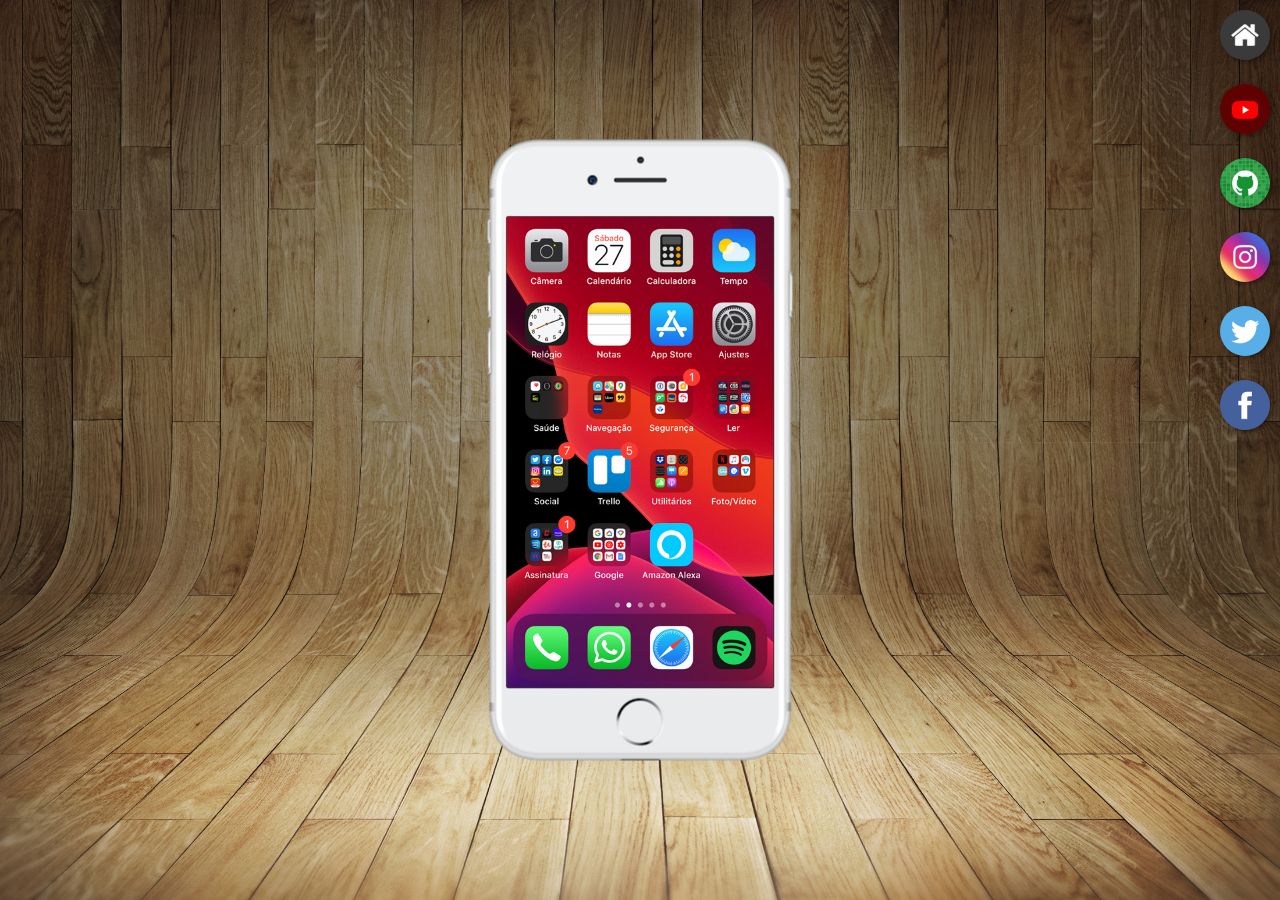
<file: index.html>
<!DOCTYPE html>
<html lang="pt-br">
<head>
    <meta charset="UTF-8">
    <meta http-equiv="X-UA-Compatible" content="IE=edge">
    <meta name="viewport" content="width=device-width, initial-scale=1.0">
    <link rel="shortcut icon" href="favicon.ico" type="image/x-icon">
    <link rel="stylesheet" href="estilos/style.css">
    <title>Projeto Redes Sociais</title>
</head>
<body>
    <main>
        <section id="telefone">
            <iframe src="home.html" name="tela" id="tela" frameborder="0">
                seu navegador não é compatível com isso.
            </iframe>
        </section>
        <section id="redes-sociais">
            <a href="home.html" target="tela"><img src="imagens/logo-home.jpg" alt="Home"></a>
            <a href="youtube.html" target="tela"><img src="imagens/logo-youtube.jpg" alt="YouTube"></a>
            <a href="github.html" target="tela"><img src="imagens/logo-github.jpg" alt="GitHub"></a>
            <a href="instagram.html" target="tela"><img src="imagens/logo-instagram.jpg" alt="Instagram"></a>
            <a href="twitter.html" target="tela"><img src="imagens/logo-twitter.jpg" alt="Twitter"></a>
            <a href="facebook.html" target="tela"><img src="imagens/logo-facebook.jpg" alt="Facebook"></a>
        </section>
    </main>
</body>
</html>
</file>
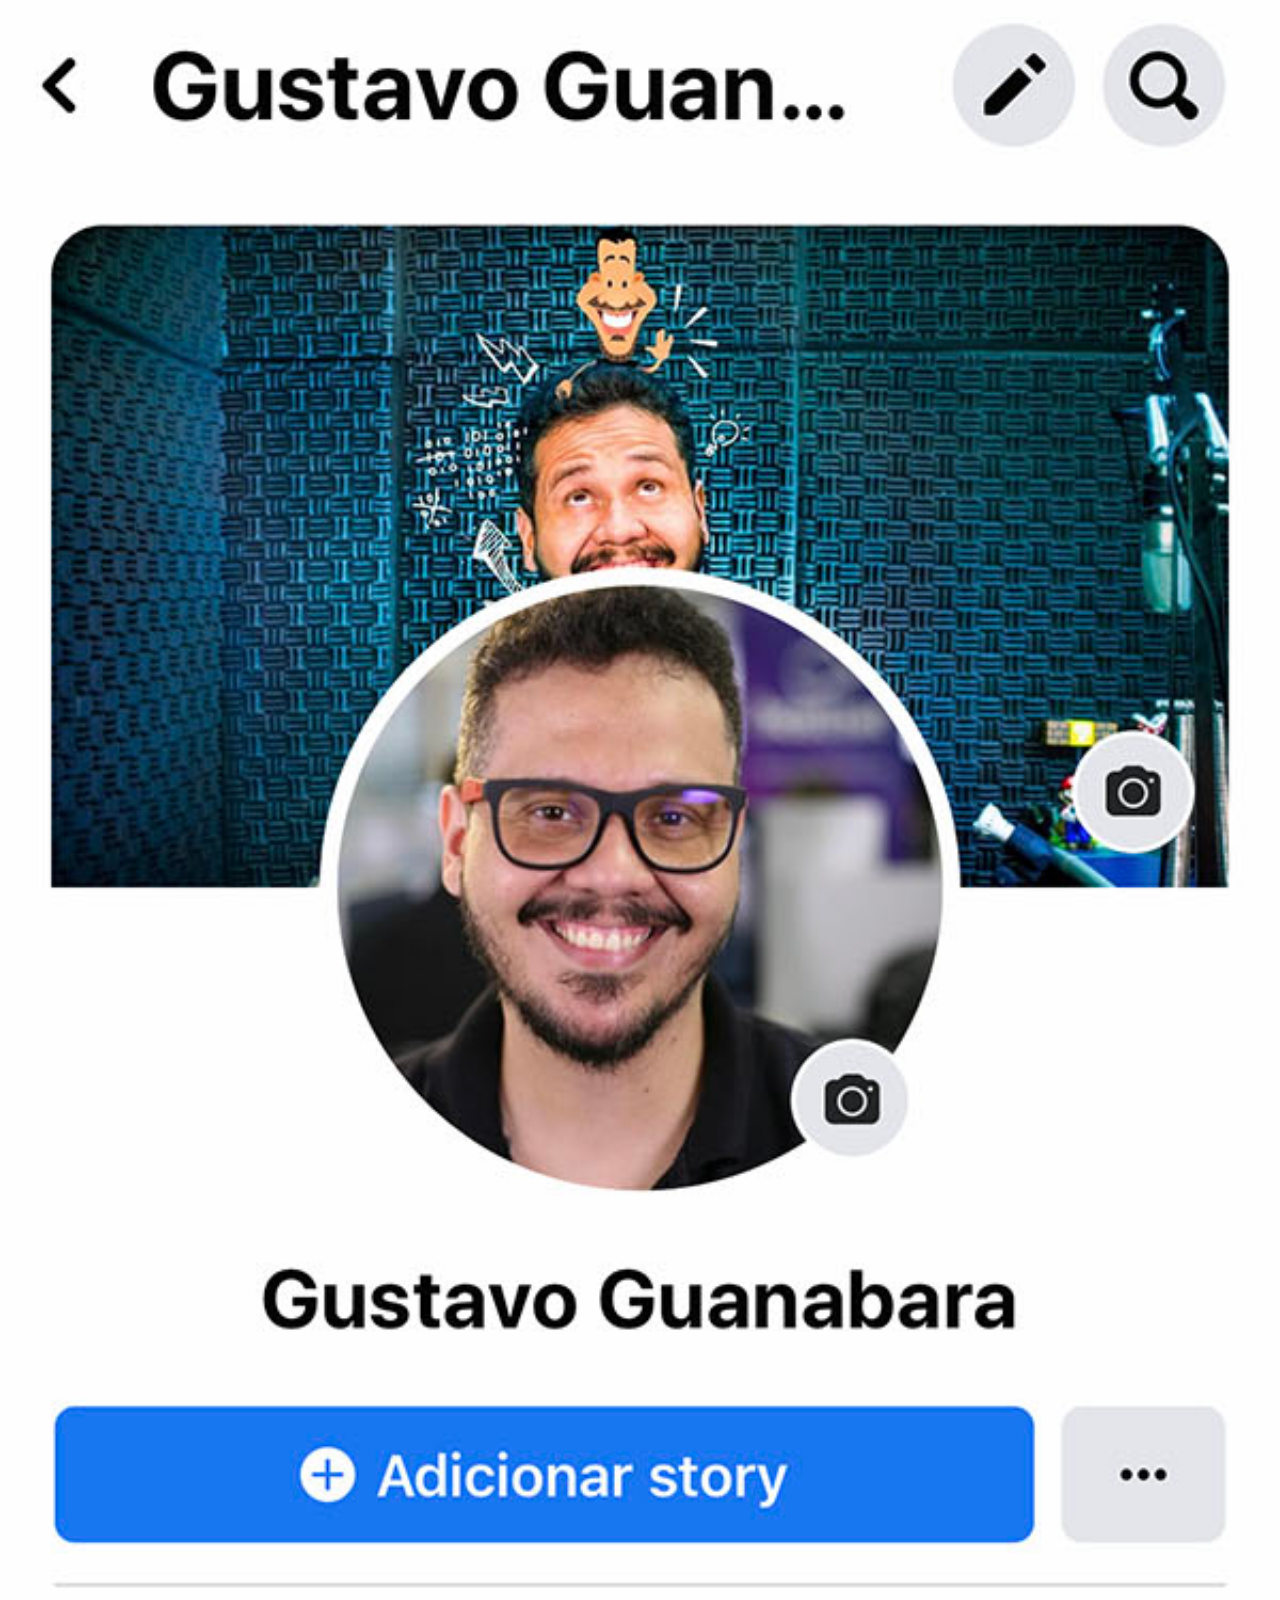
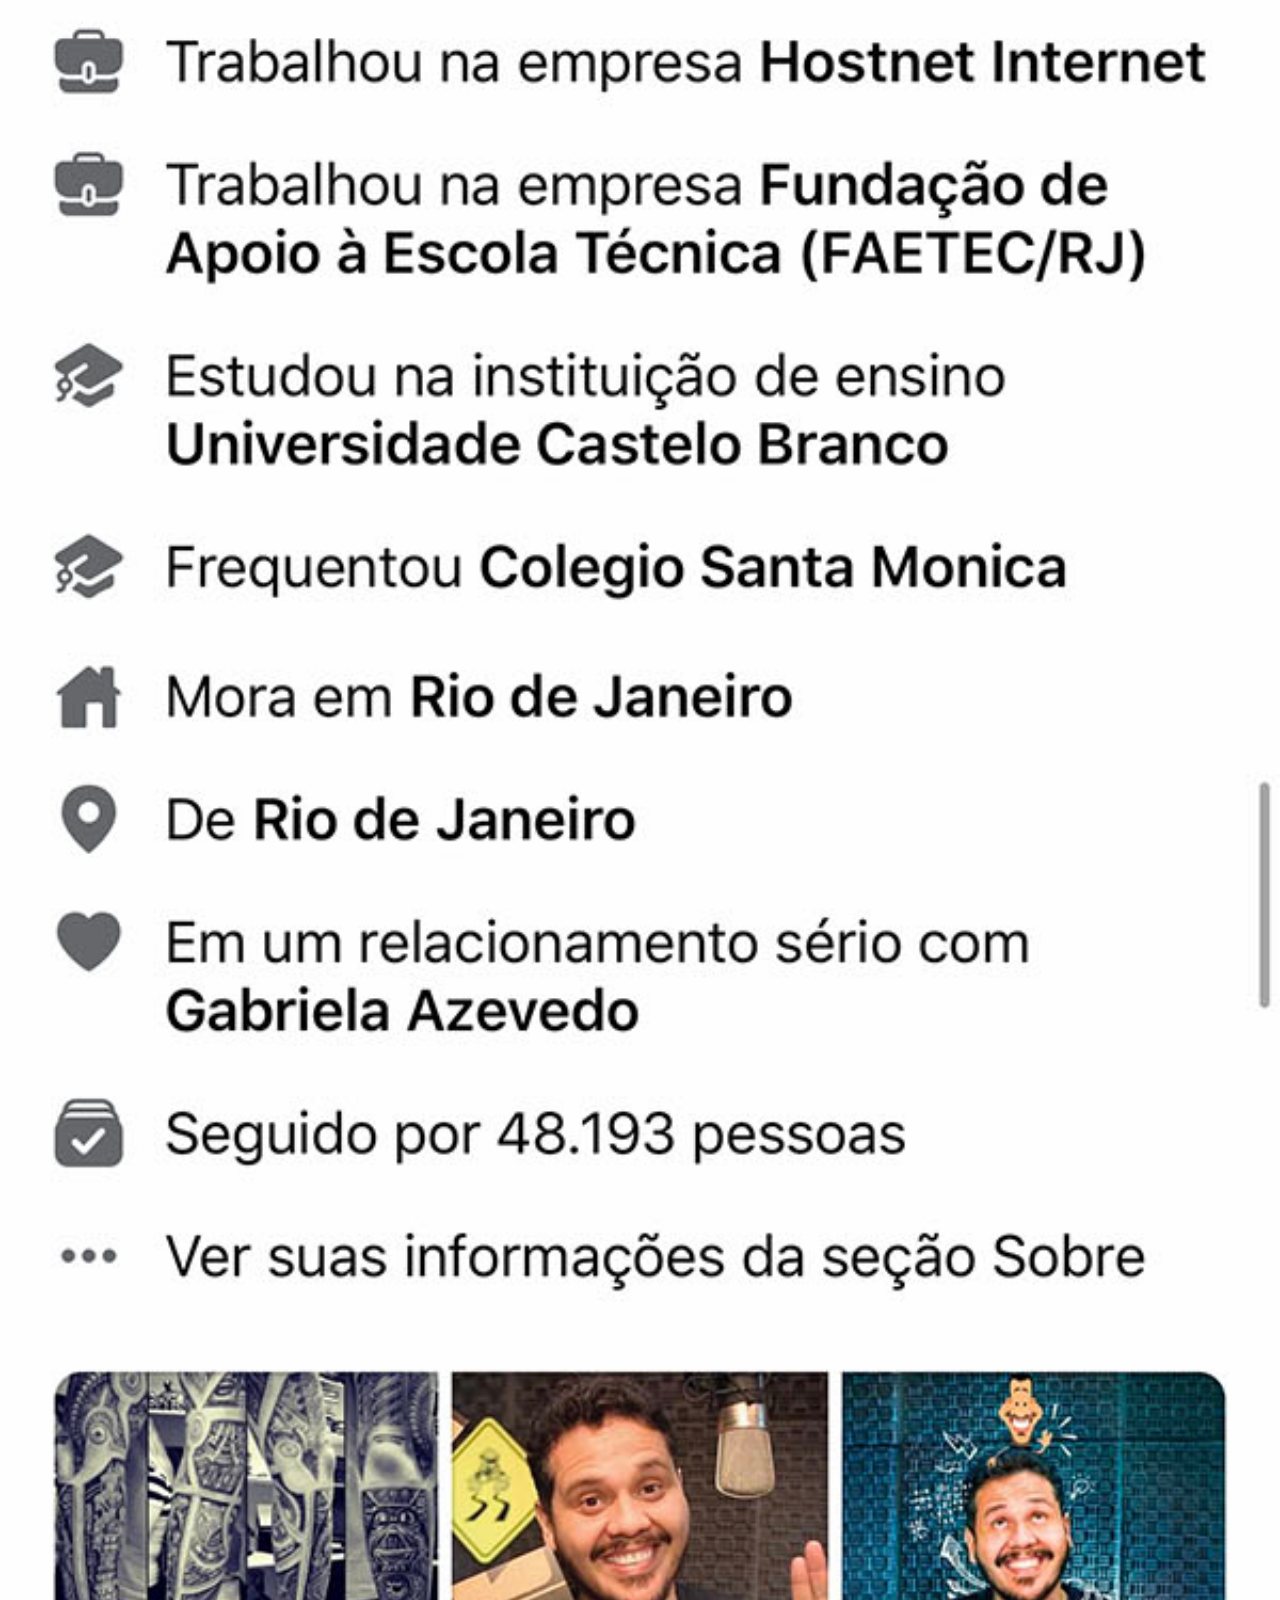
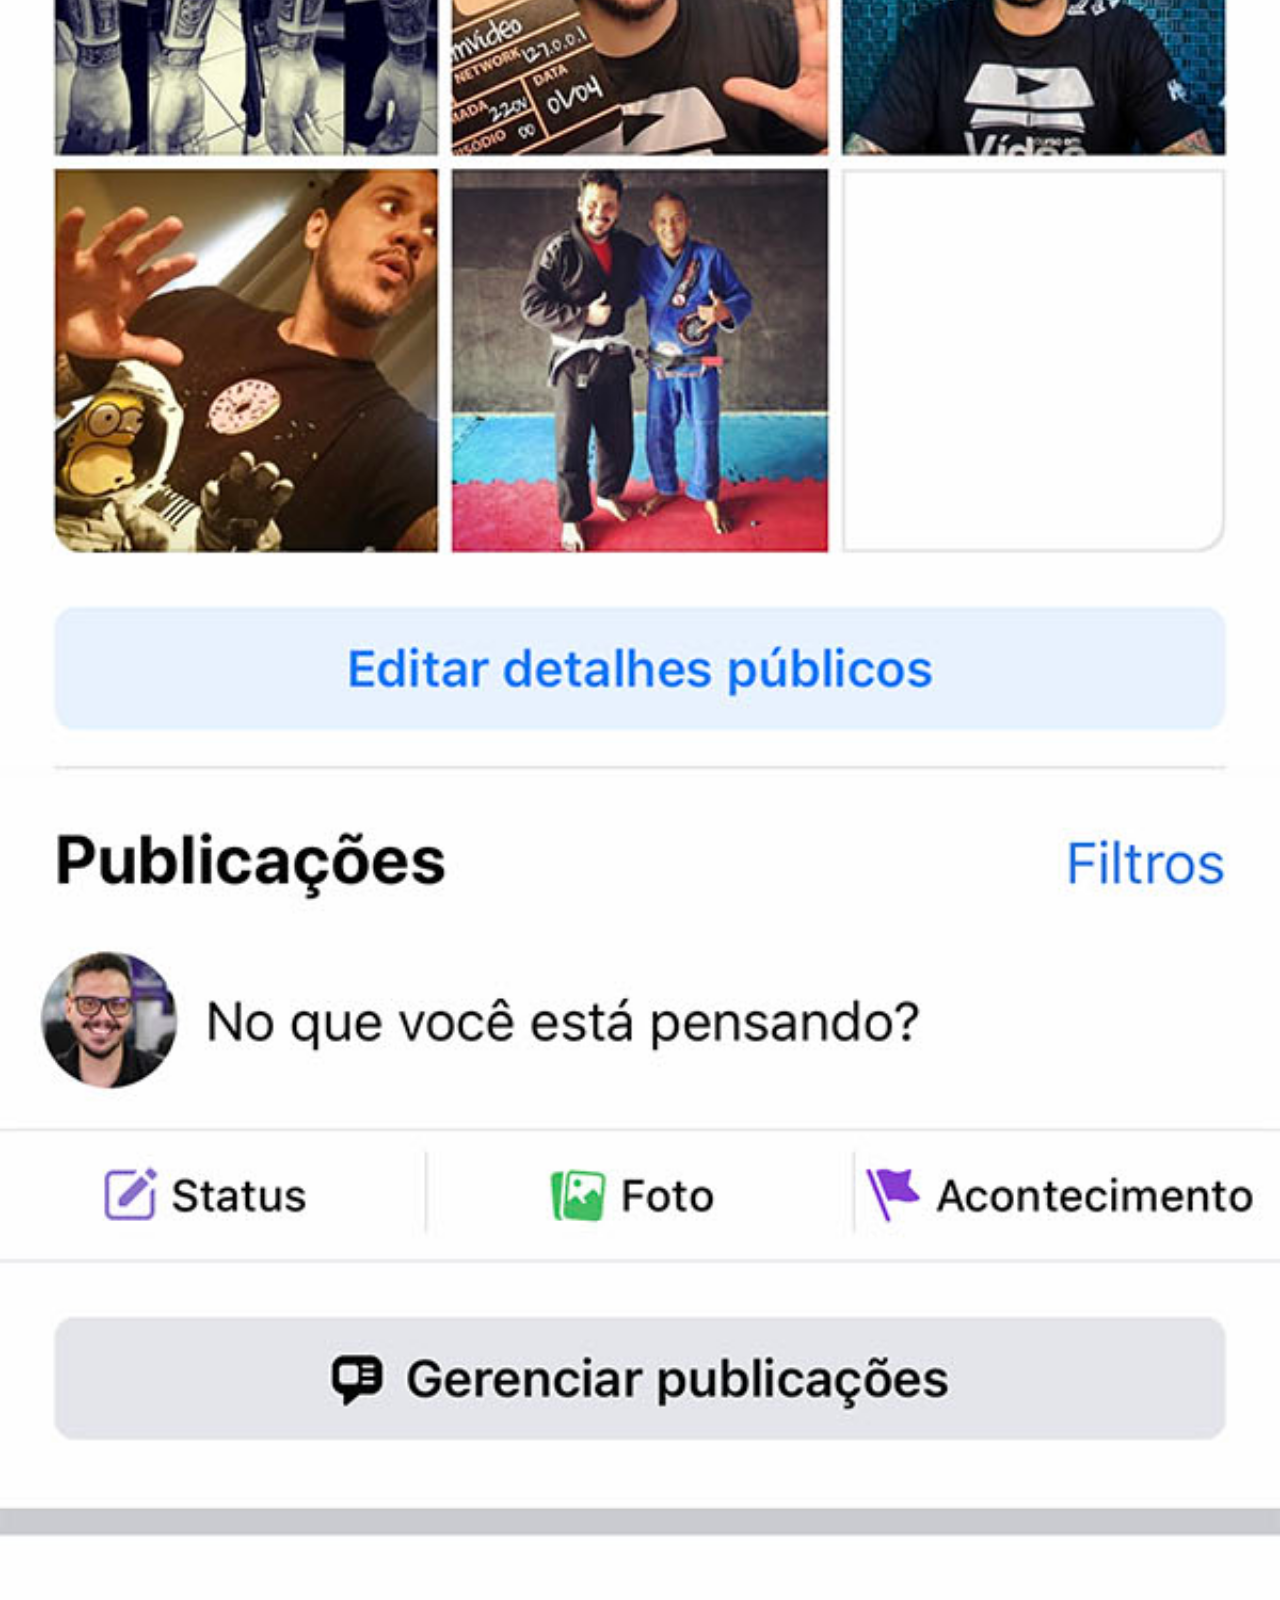
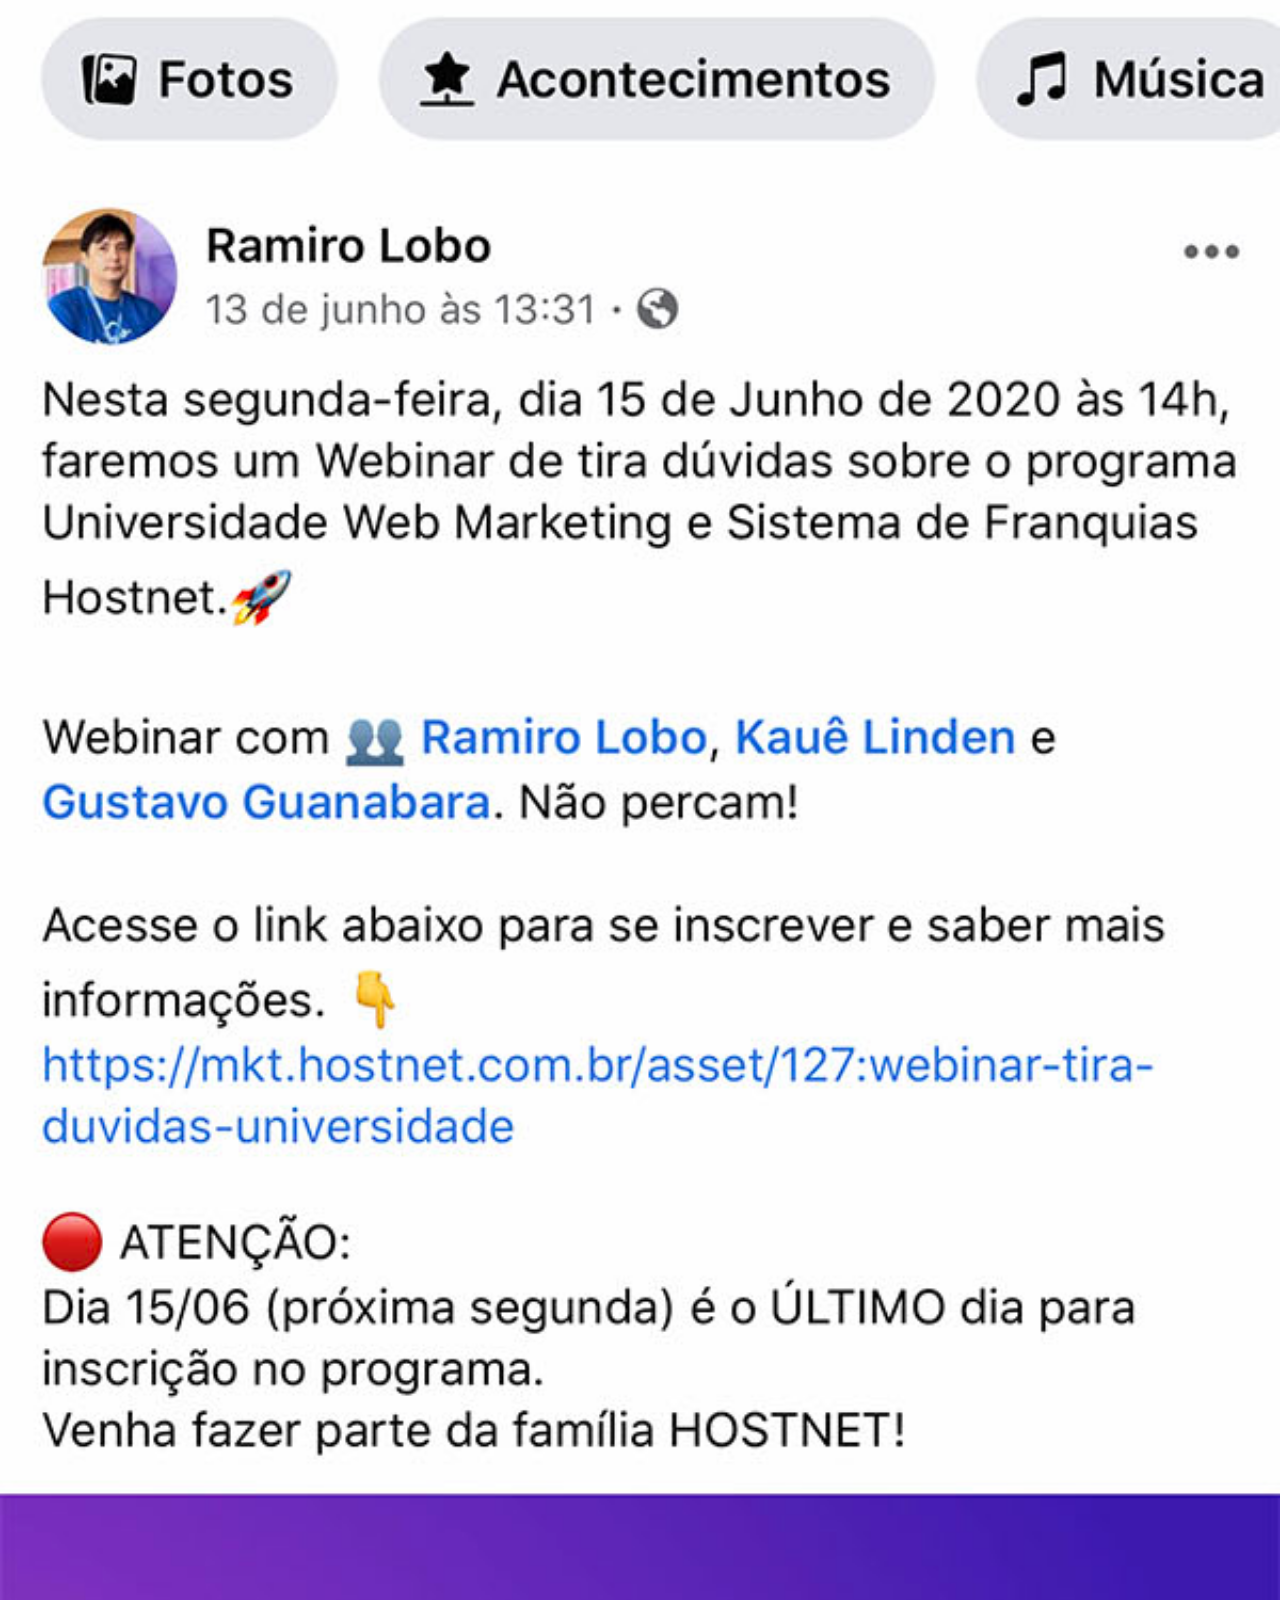
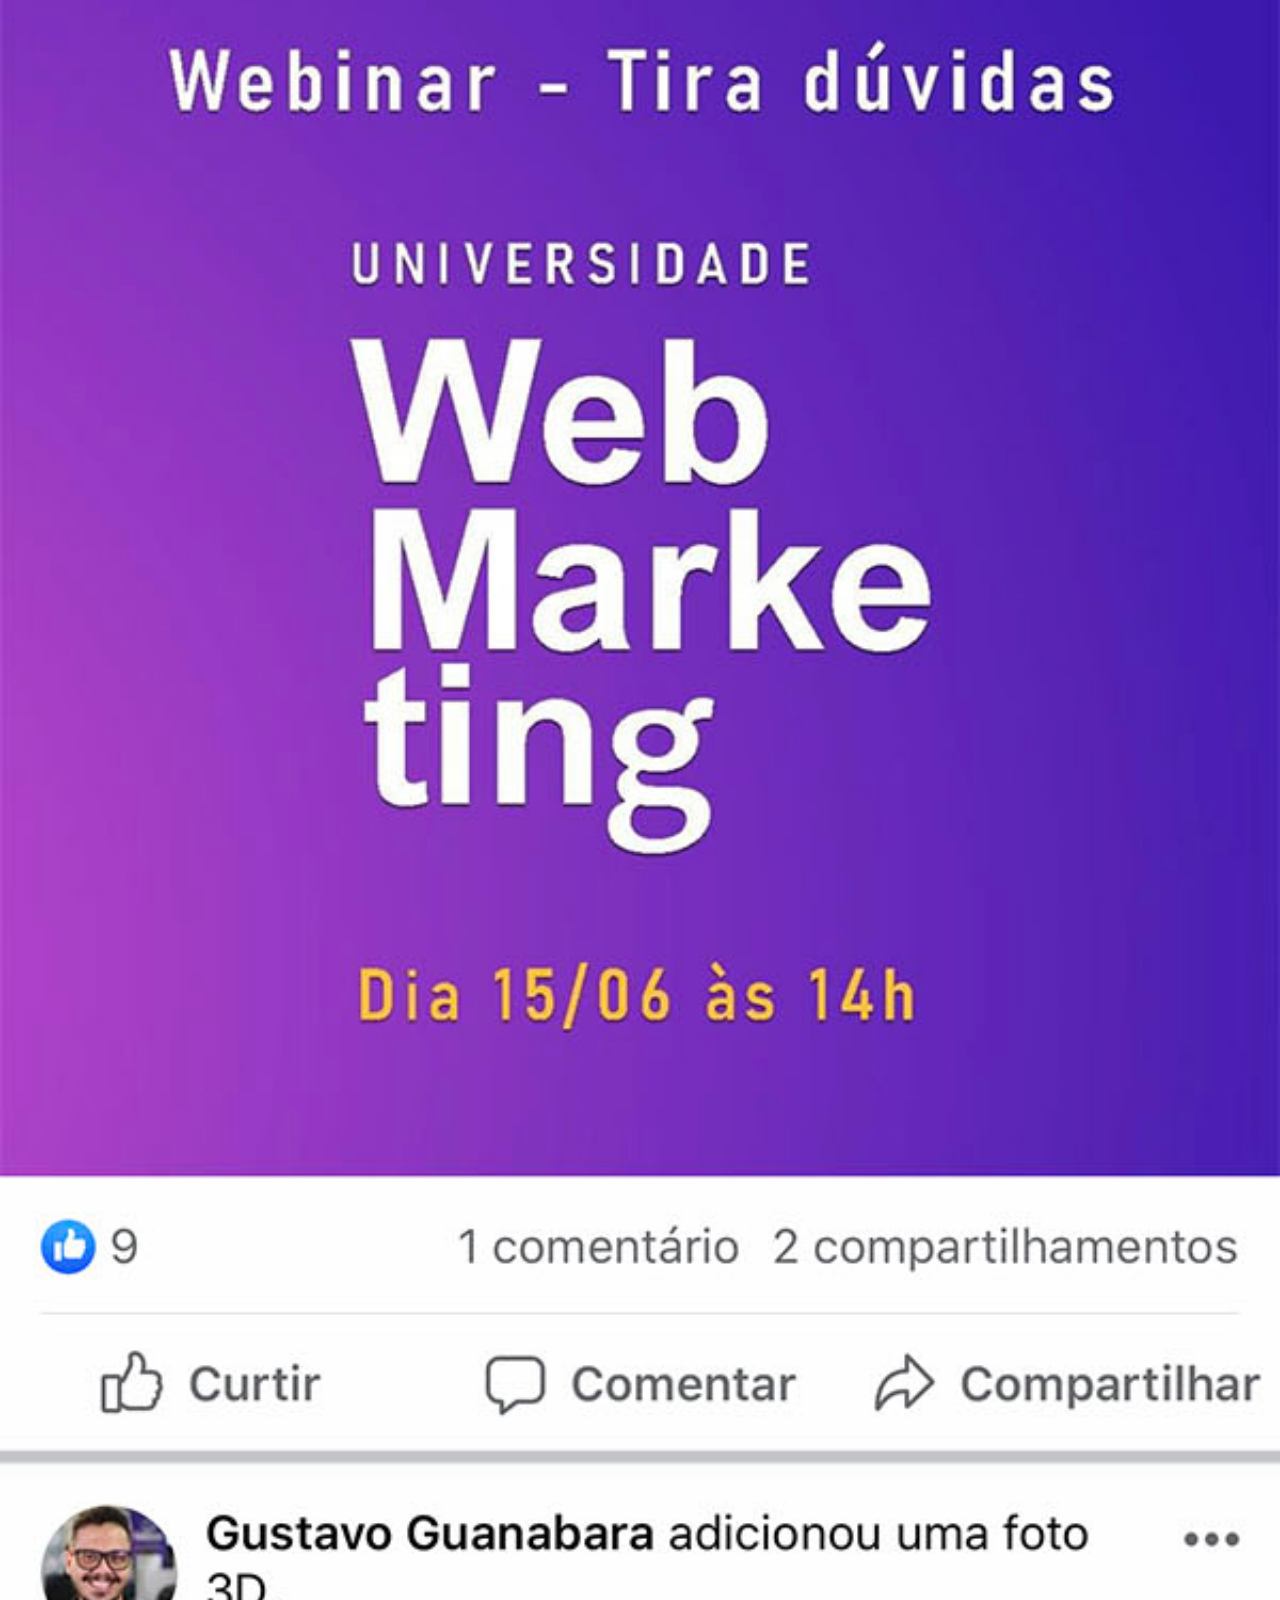
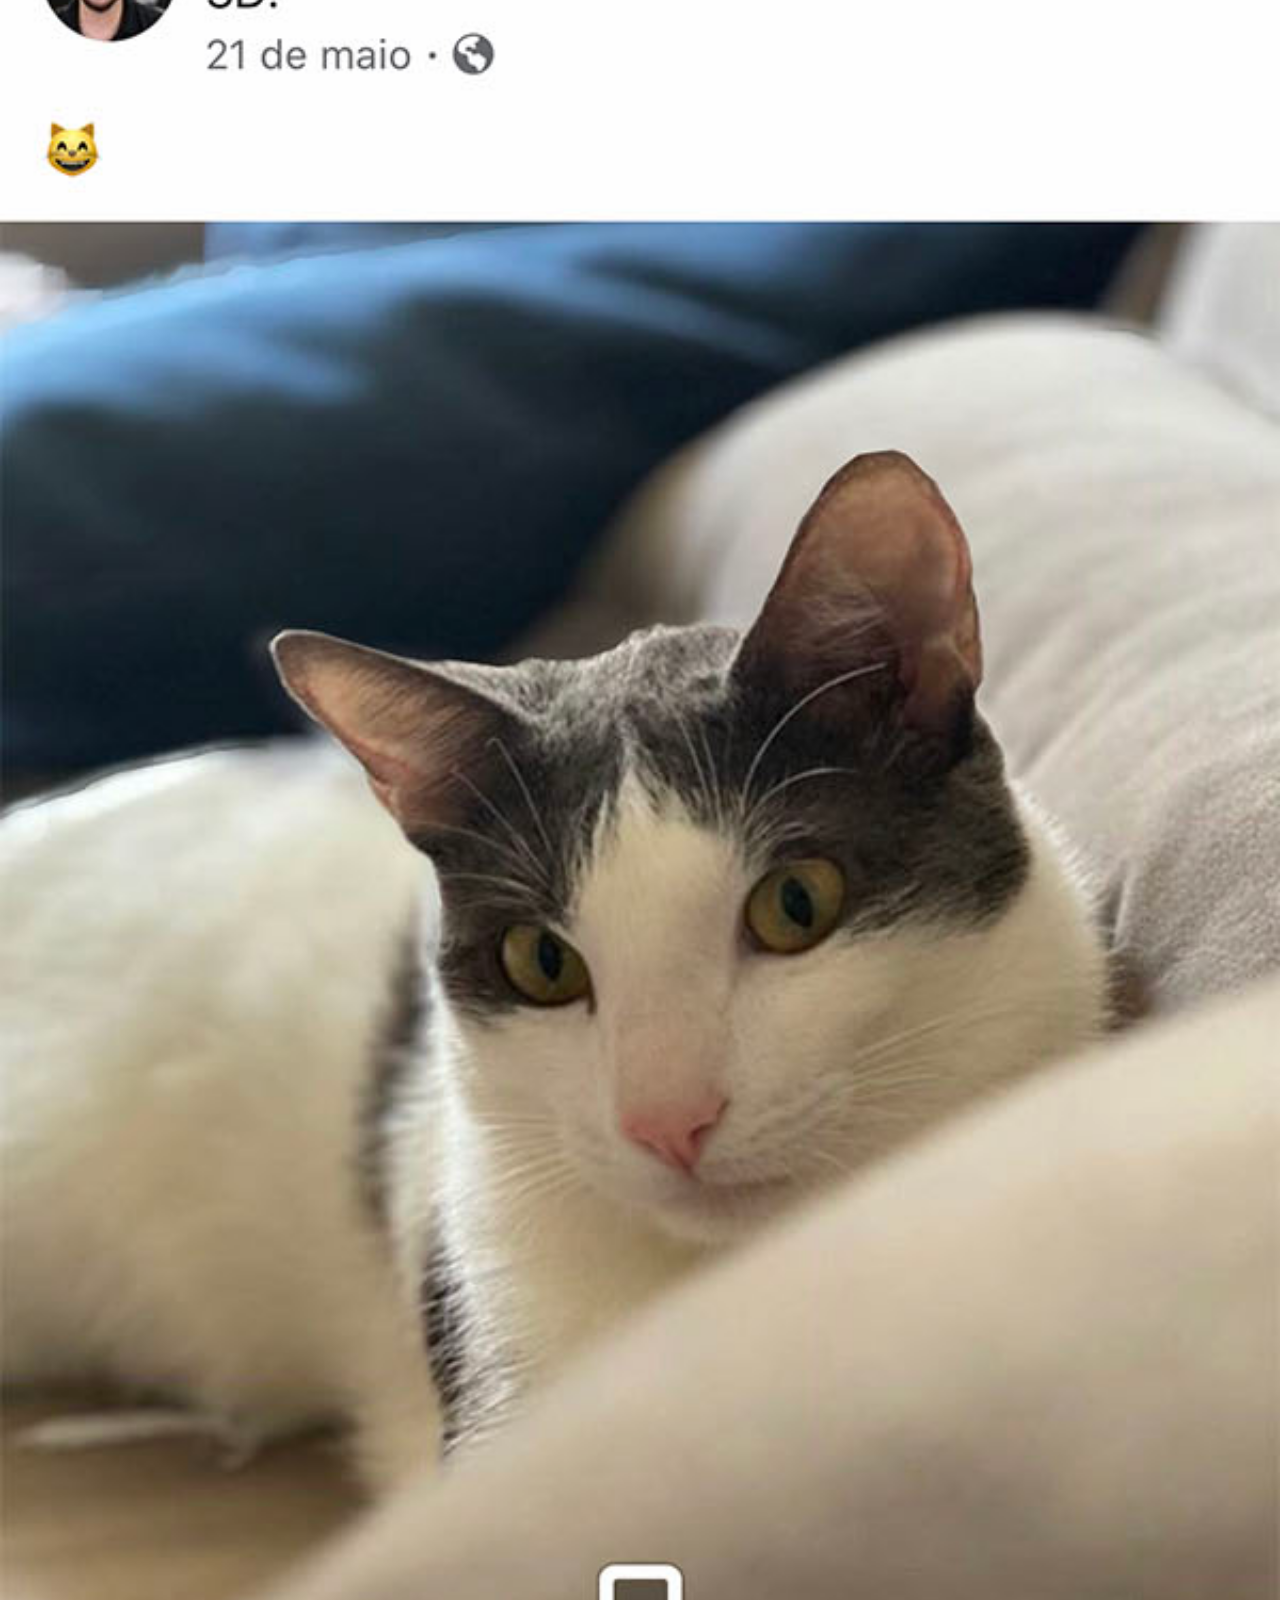
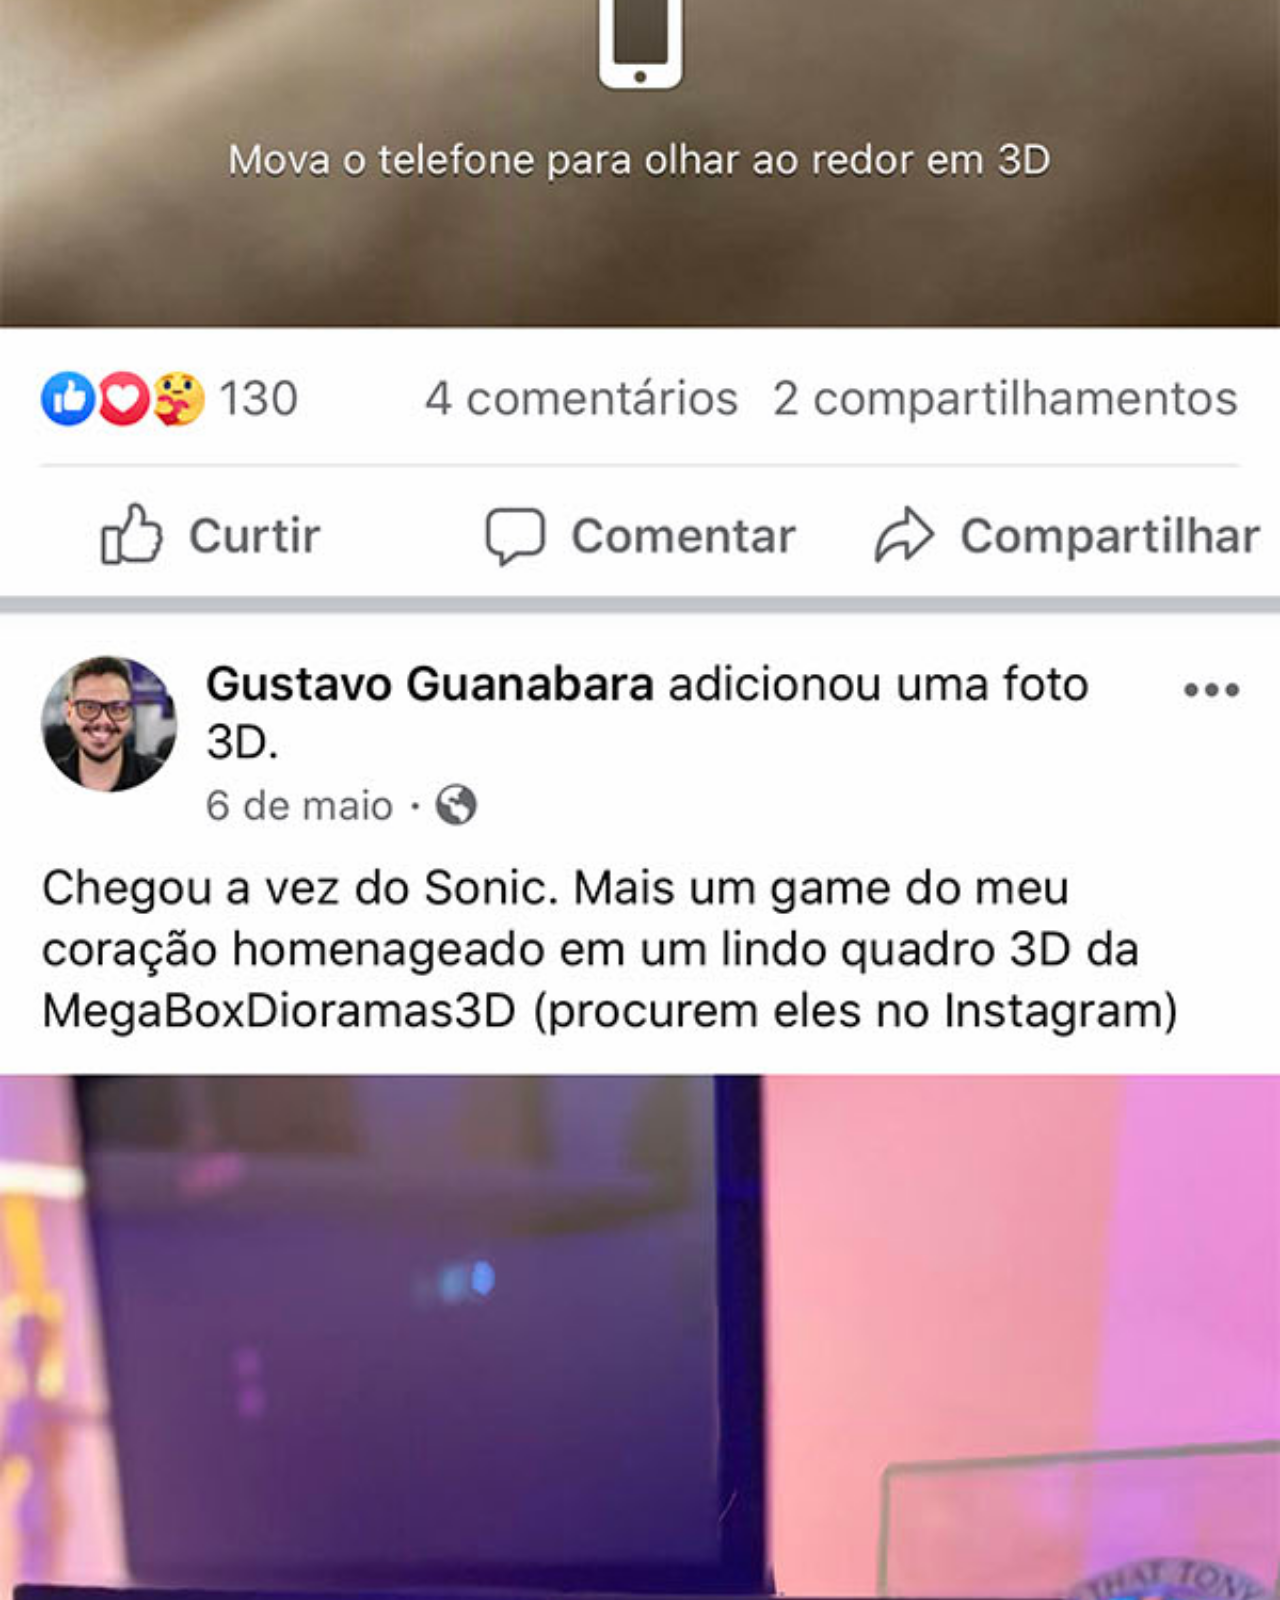
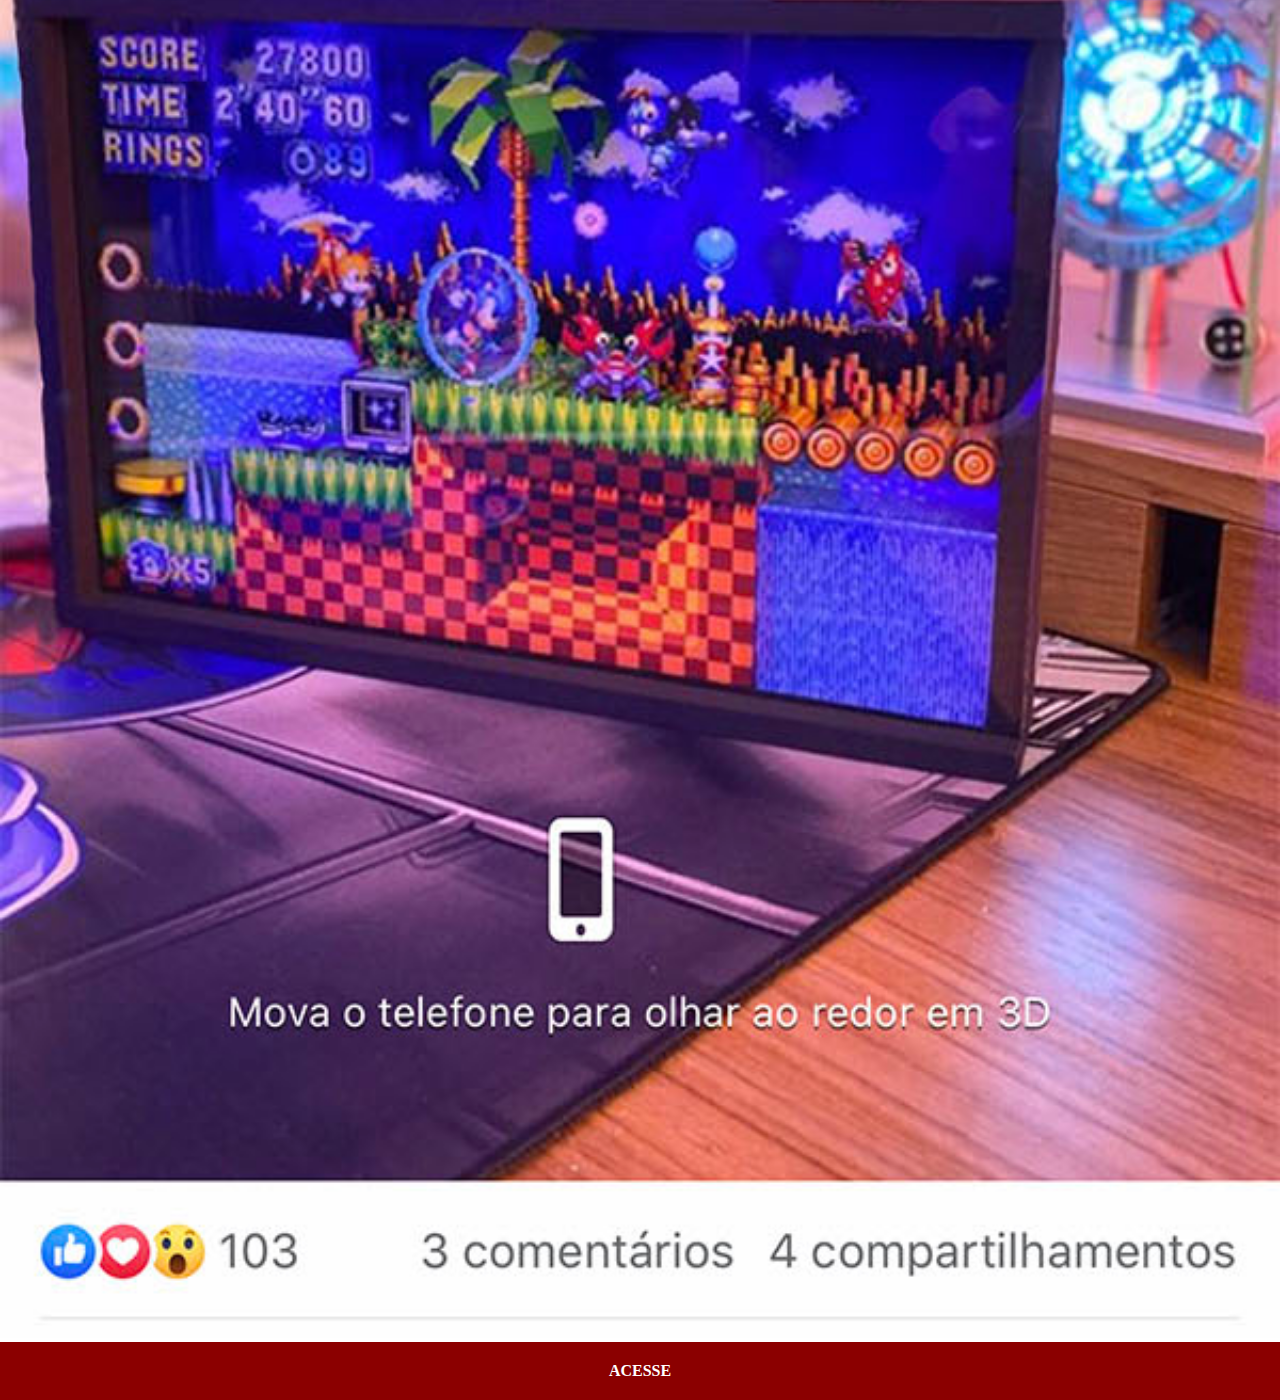
<file: facebook.html>
<!DOCTYPE html>
<html lang="pt-br">
<head>
    <meta charset="UTF-8">
    <meta http-equiv="X-UA-Compatible" content="IE=edge">
    <meta name="viewport" content="width=device-width, initial-scale=1.0">
    <title>Facebook</title>
    <link rel="stylesheet" href="estilos/social.css">
</head>
<body>
    <img src="imagens/tela-facebook.jpg" alt="Facebook">
    <a href="https://www.facebook.com" target="_blank">ACESSE</a>
</body>
</html>
</file>
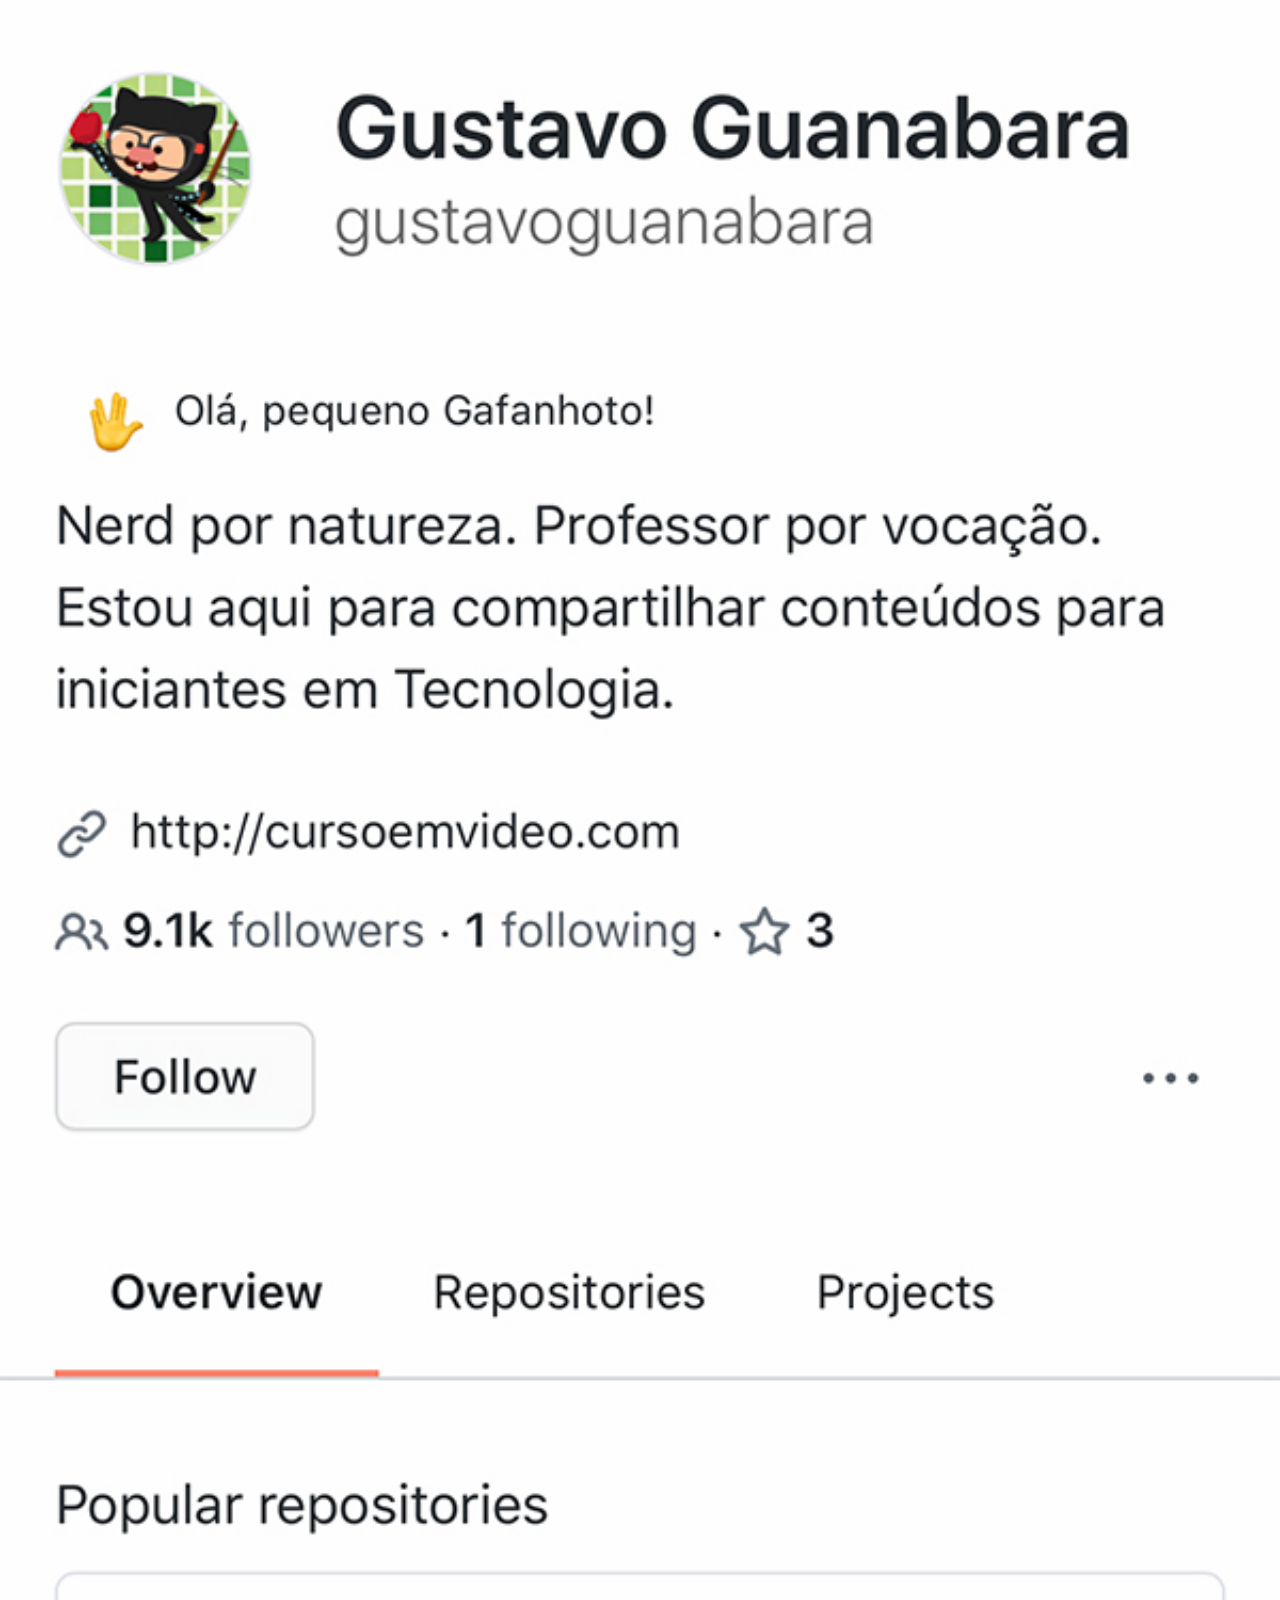
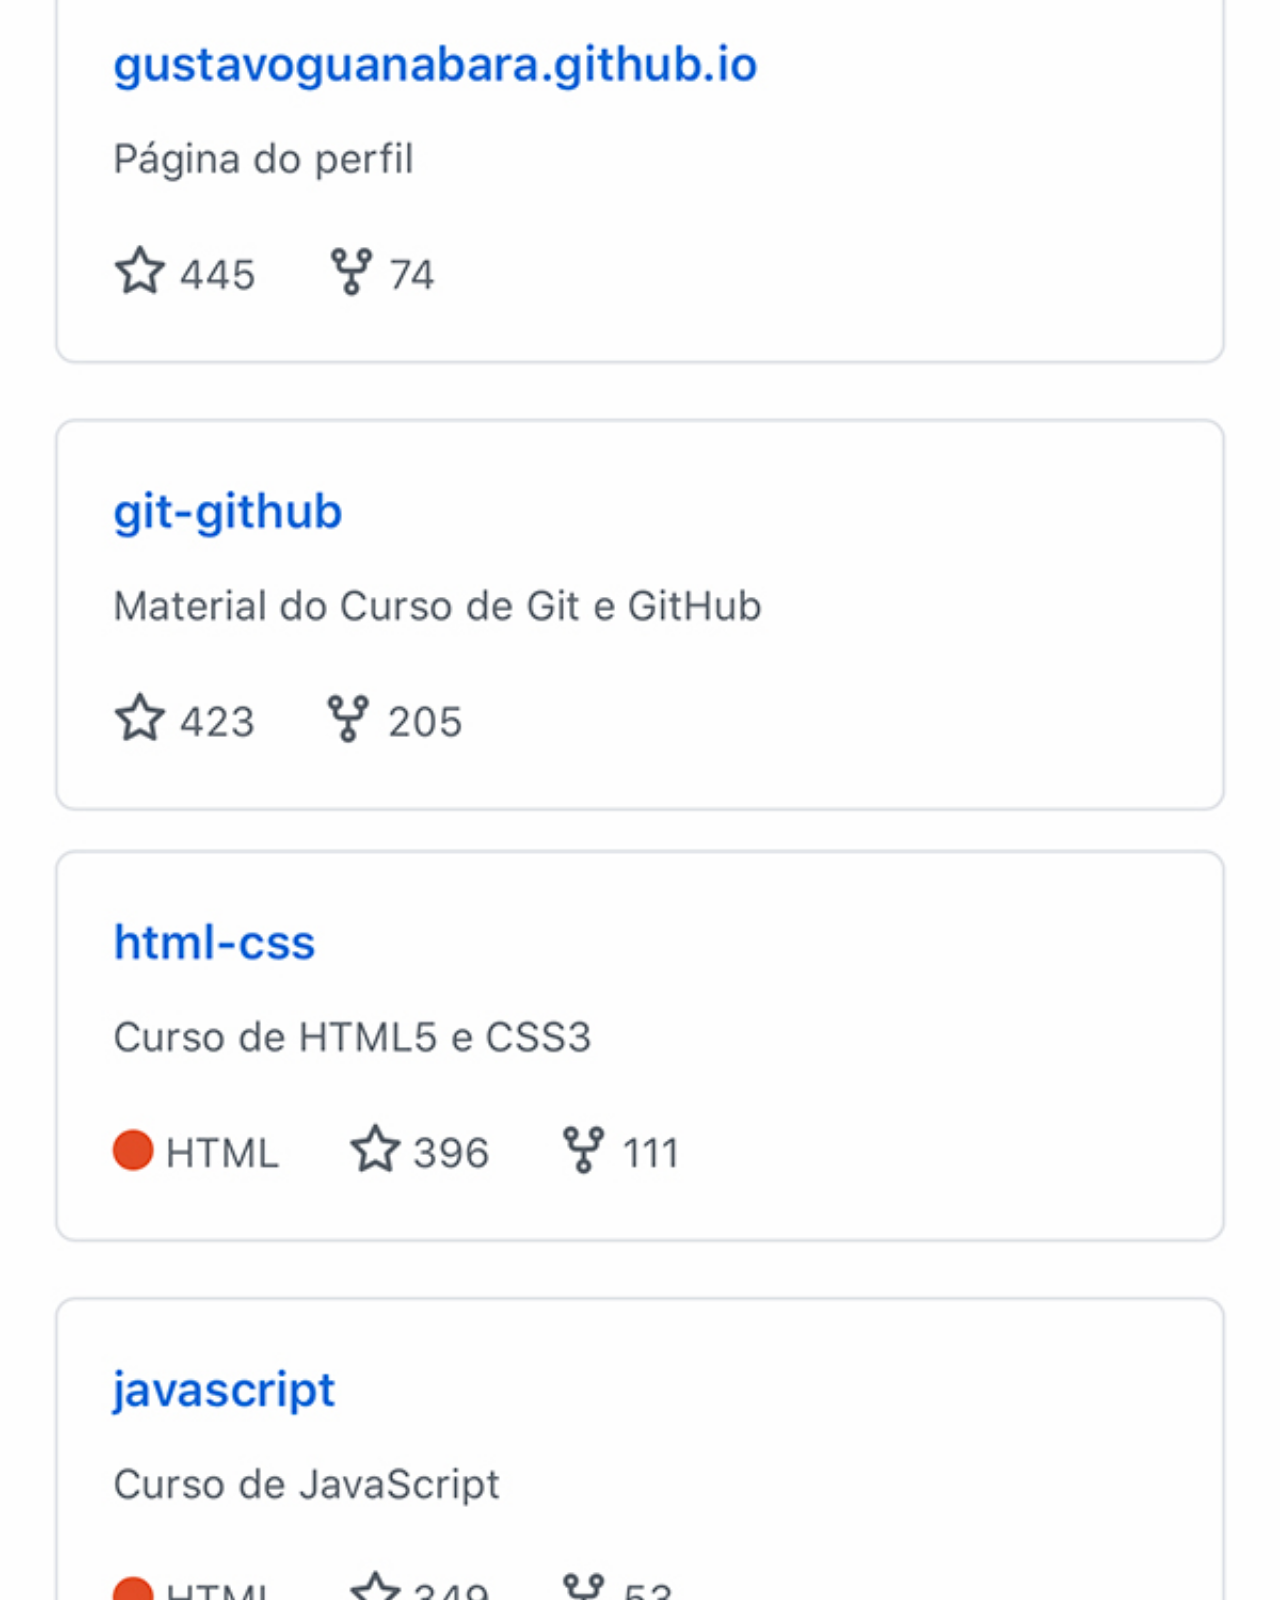
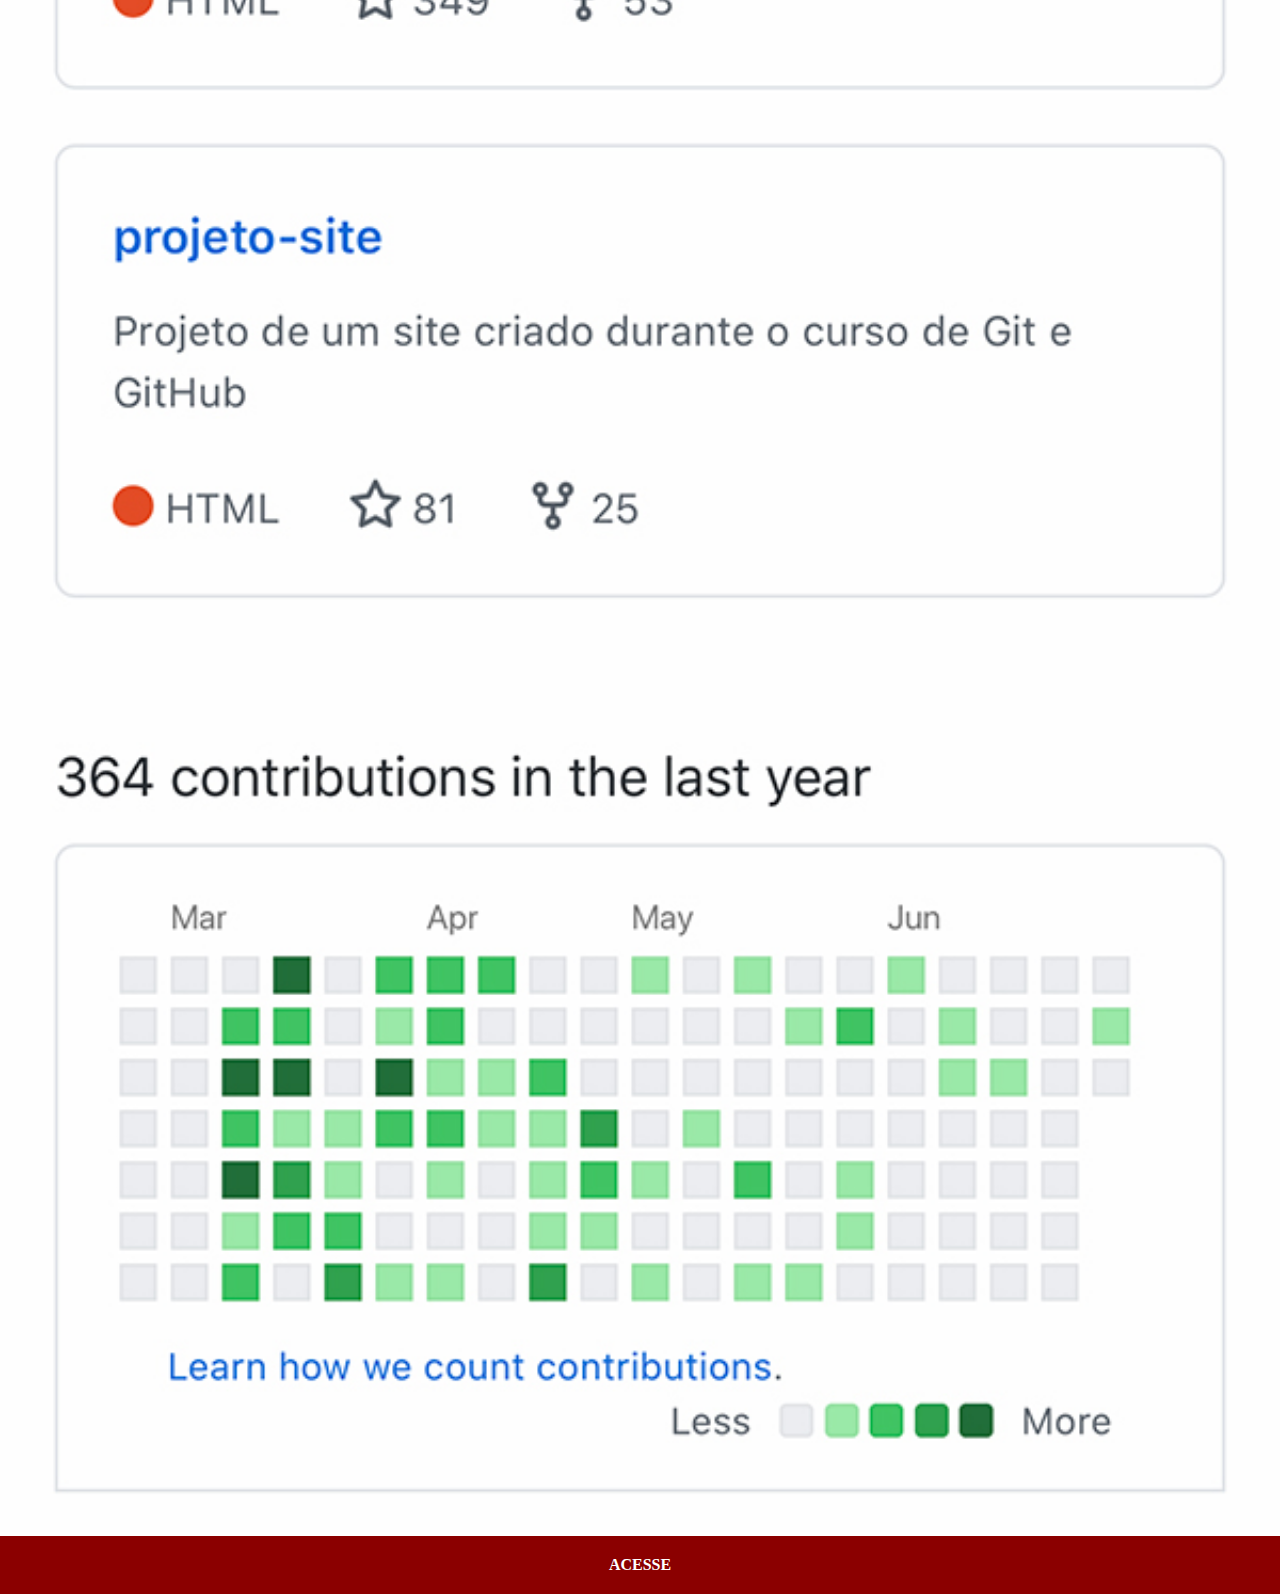
<file: github.html>
<!DOCTYPE html>
<html lang="pt-br">
<head>
    <meta charset="UTF-8">
    <meta http-equiv="X-UA-Compatible" content="IE=edge">
    <meta name="viewport" content="width=device-width, initial-scale=1.0">
    <title>GitHub</title>
    <link rel="stylesheet" href="estilos/social.css">
</head>
<body>
    <img src="imagens/tela-github.jpg" alt="GitHub">
    <a href="https://github.com/XavierFabio" target="_blank">ACESSE</a>
</body>
</html>
</file>
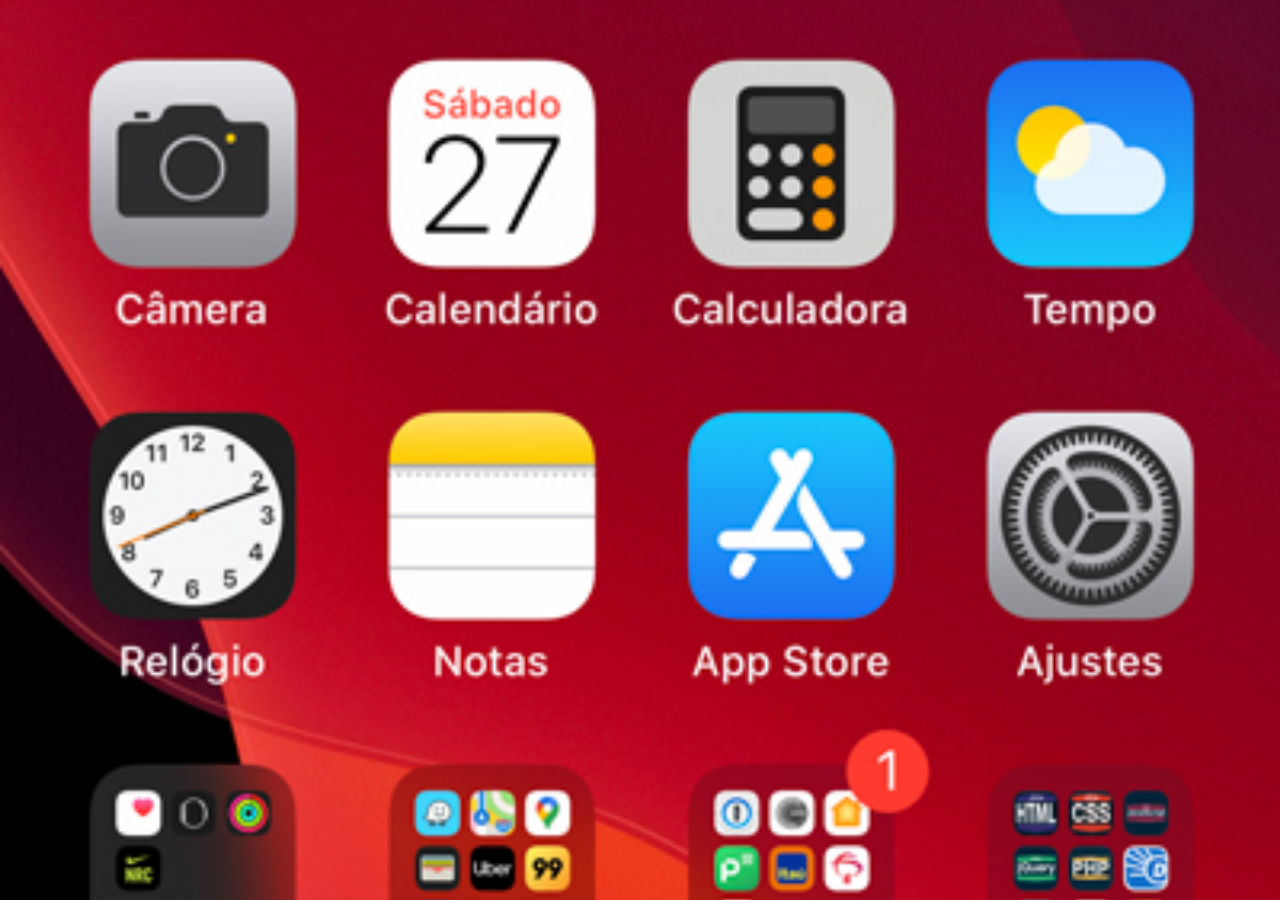
<file: home.html>
<!DOCTYPE html>
<html lang="pt-br">
<head>
    <meta charset="UTF-8">
    <meta http-equiv="X-UA-Compatible" content="IE=edge">
    <meta name="viewport" content="width=device-width, initial-scale=1.0">
    <title>Home</title>
</head>
<body>
    <style>
        * {
            margin: 0px;
            padding: 0px;
        }

        body {
            width: 100vw;
            height: 100vh;
            background: black url('imagens/tela-home.jpg') no-repeat top center;
            background-size: cover;
        }
    </style>
</body>
</html>
</file>
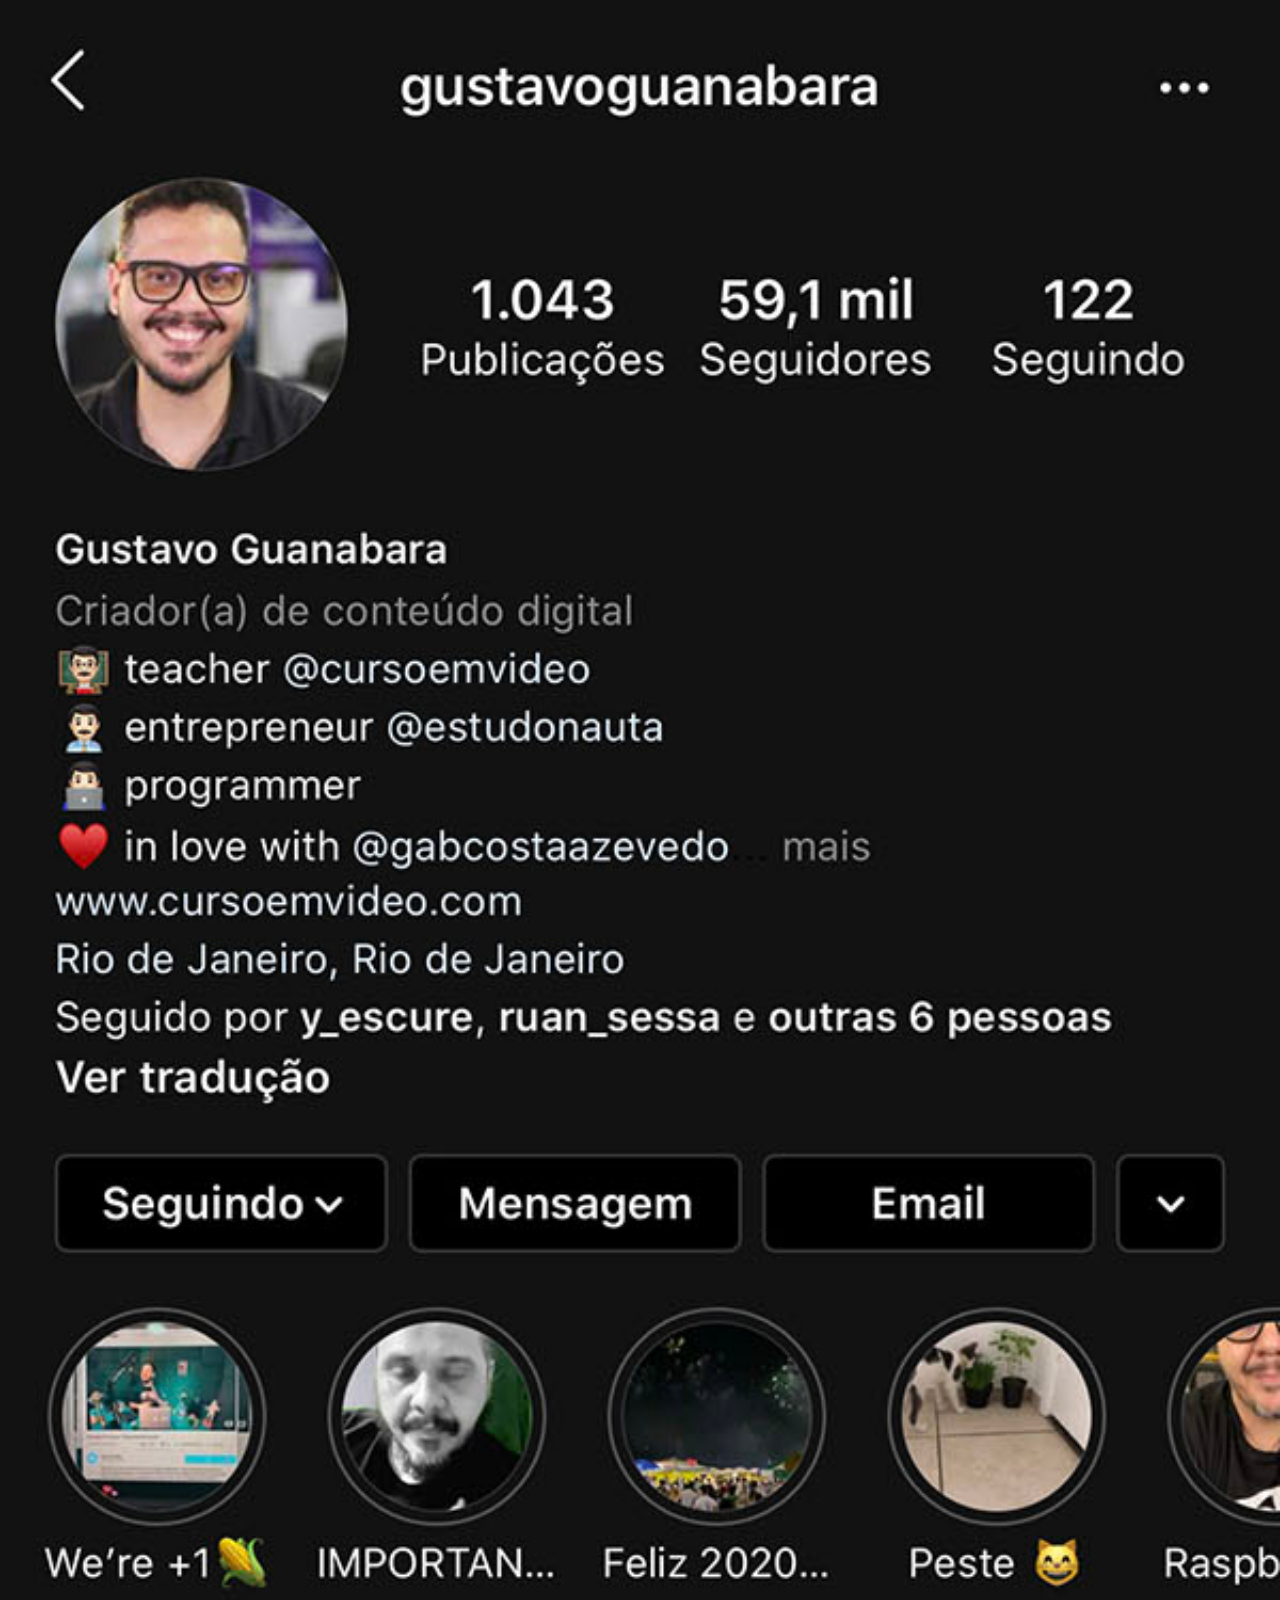
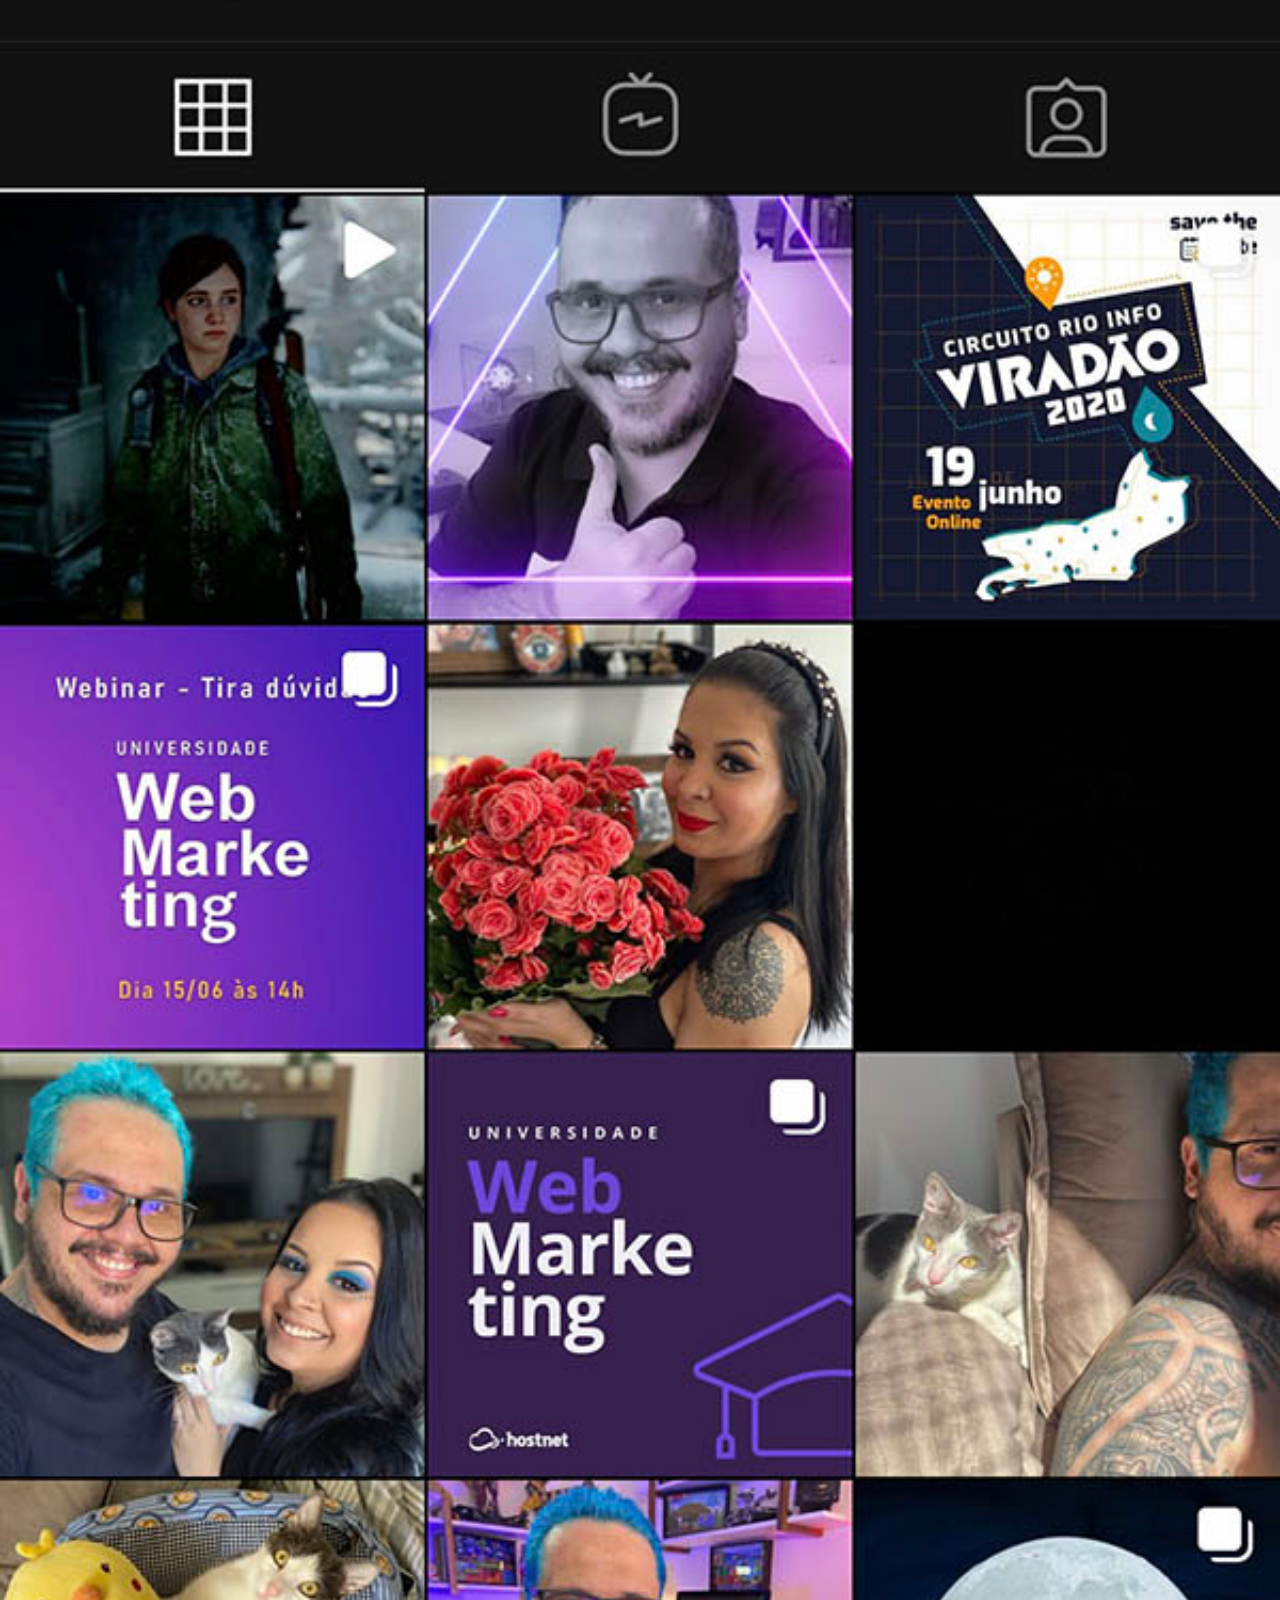
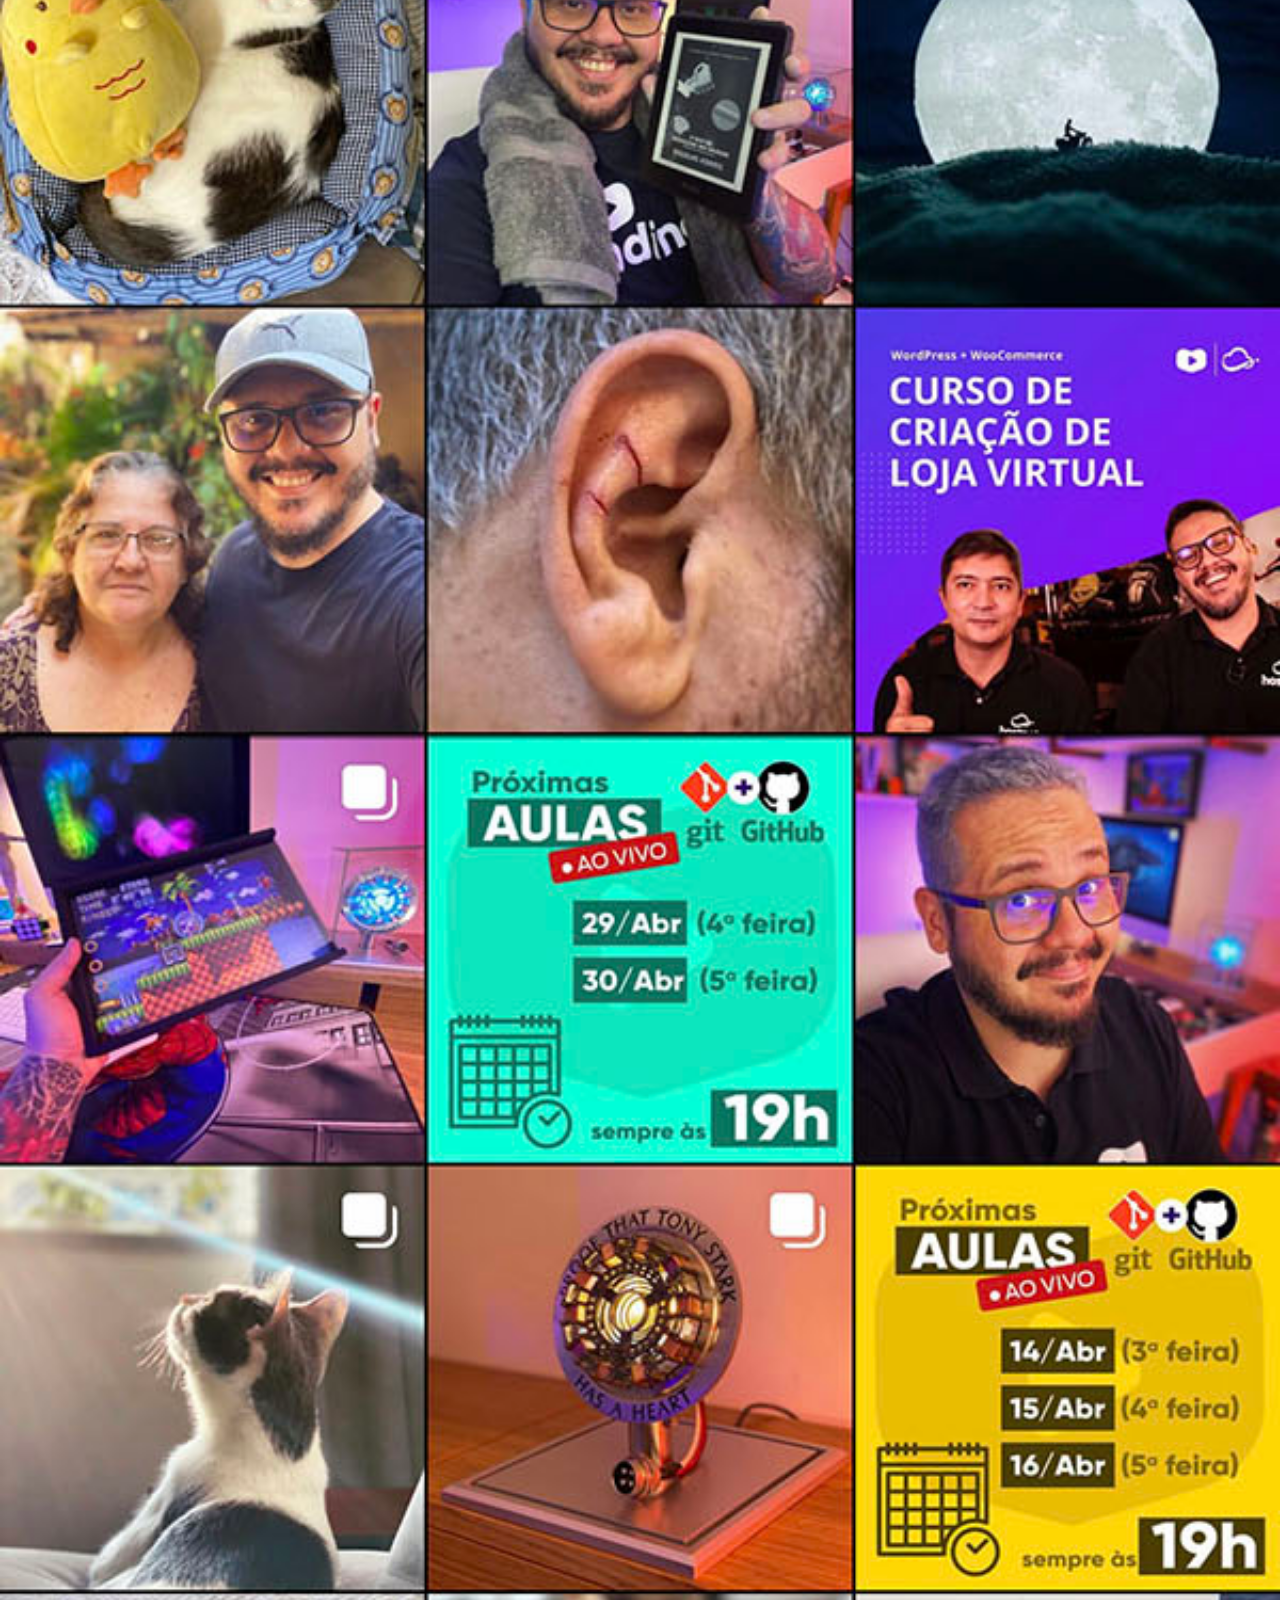
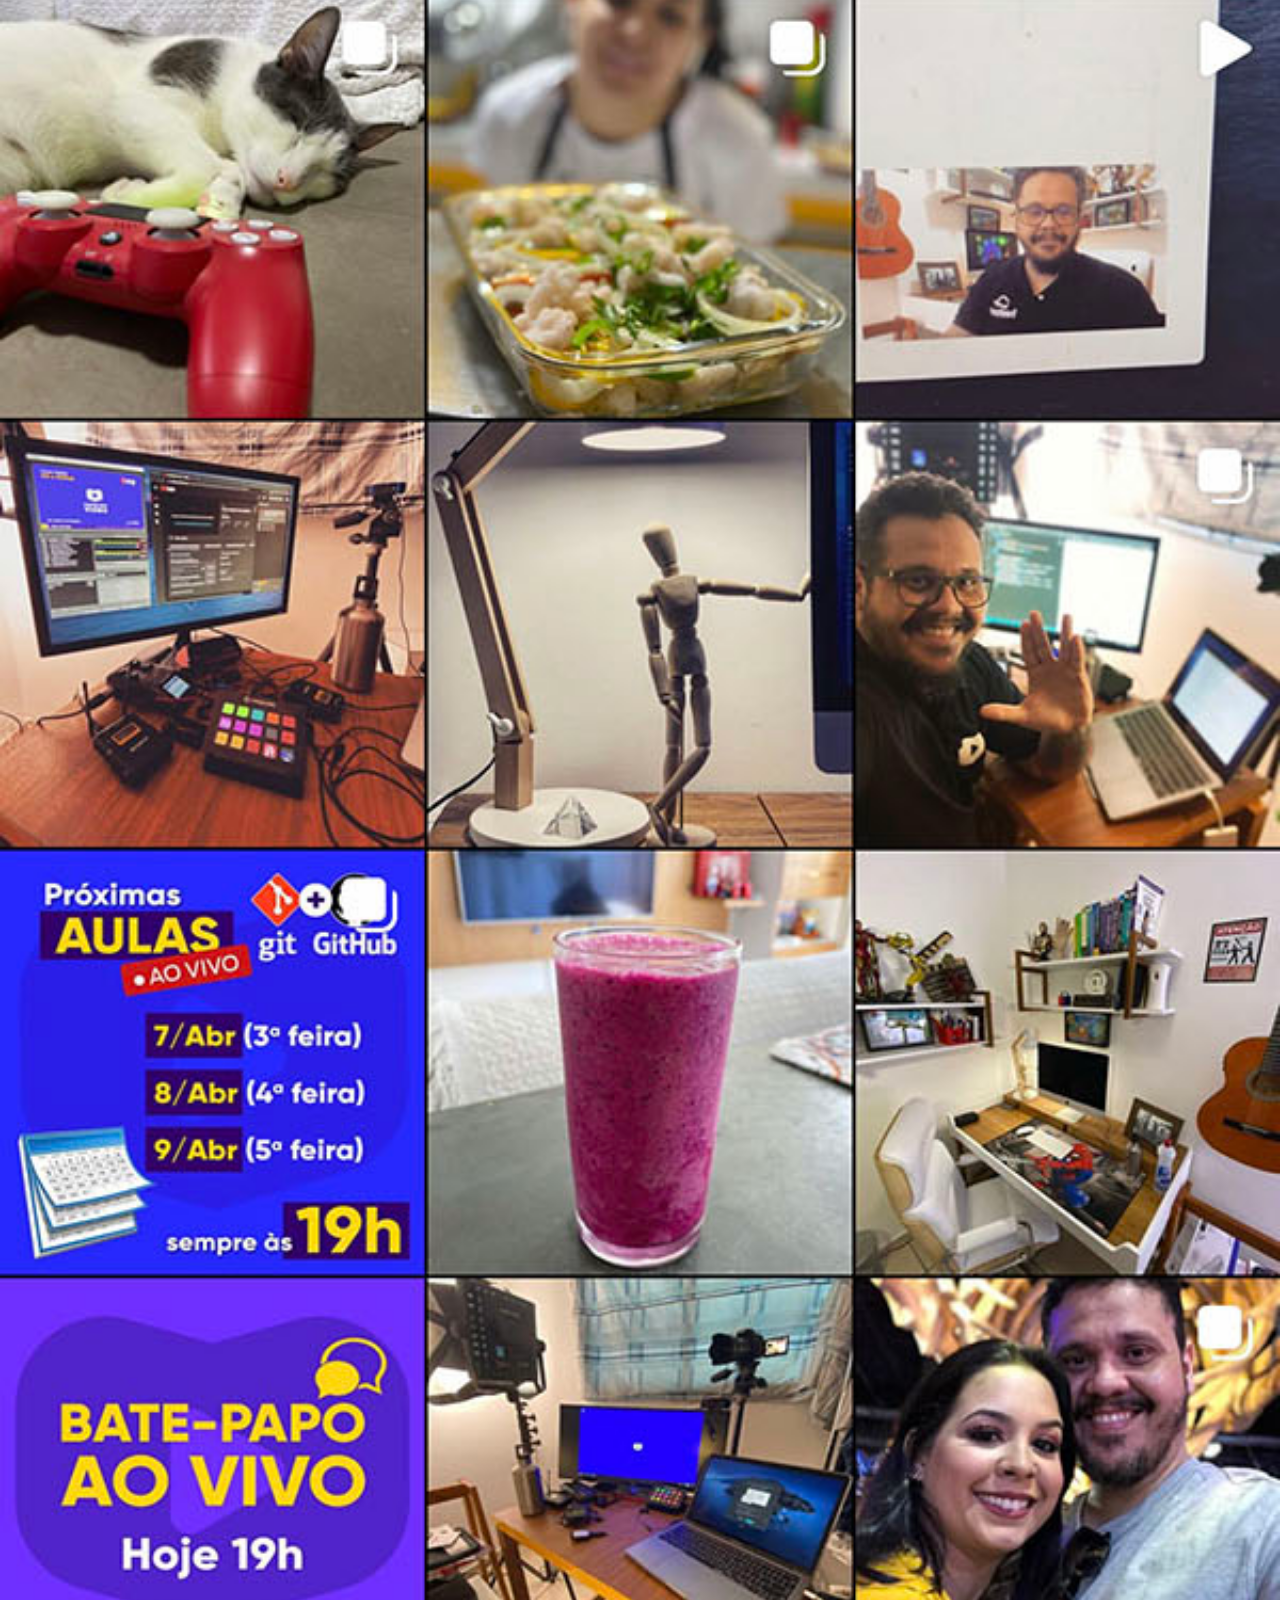
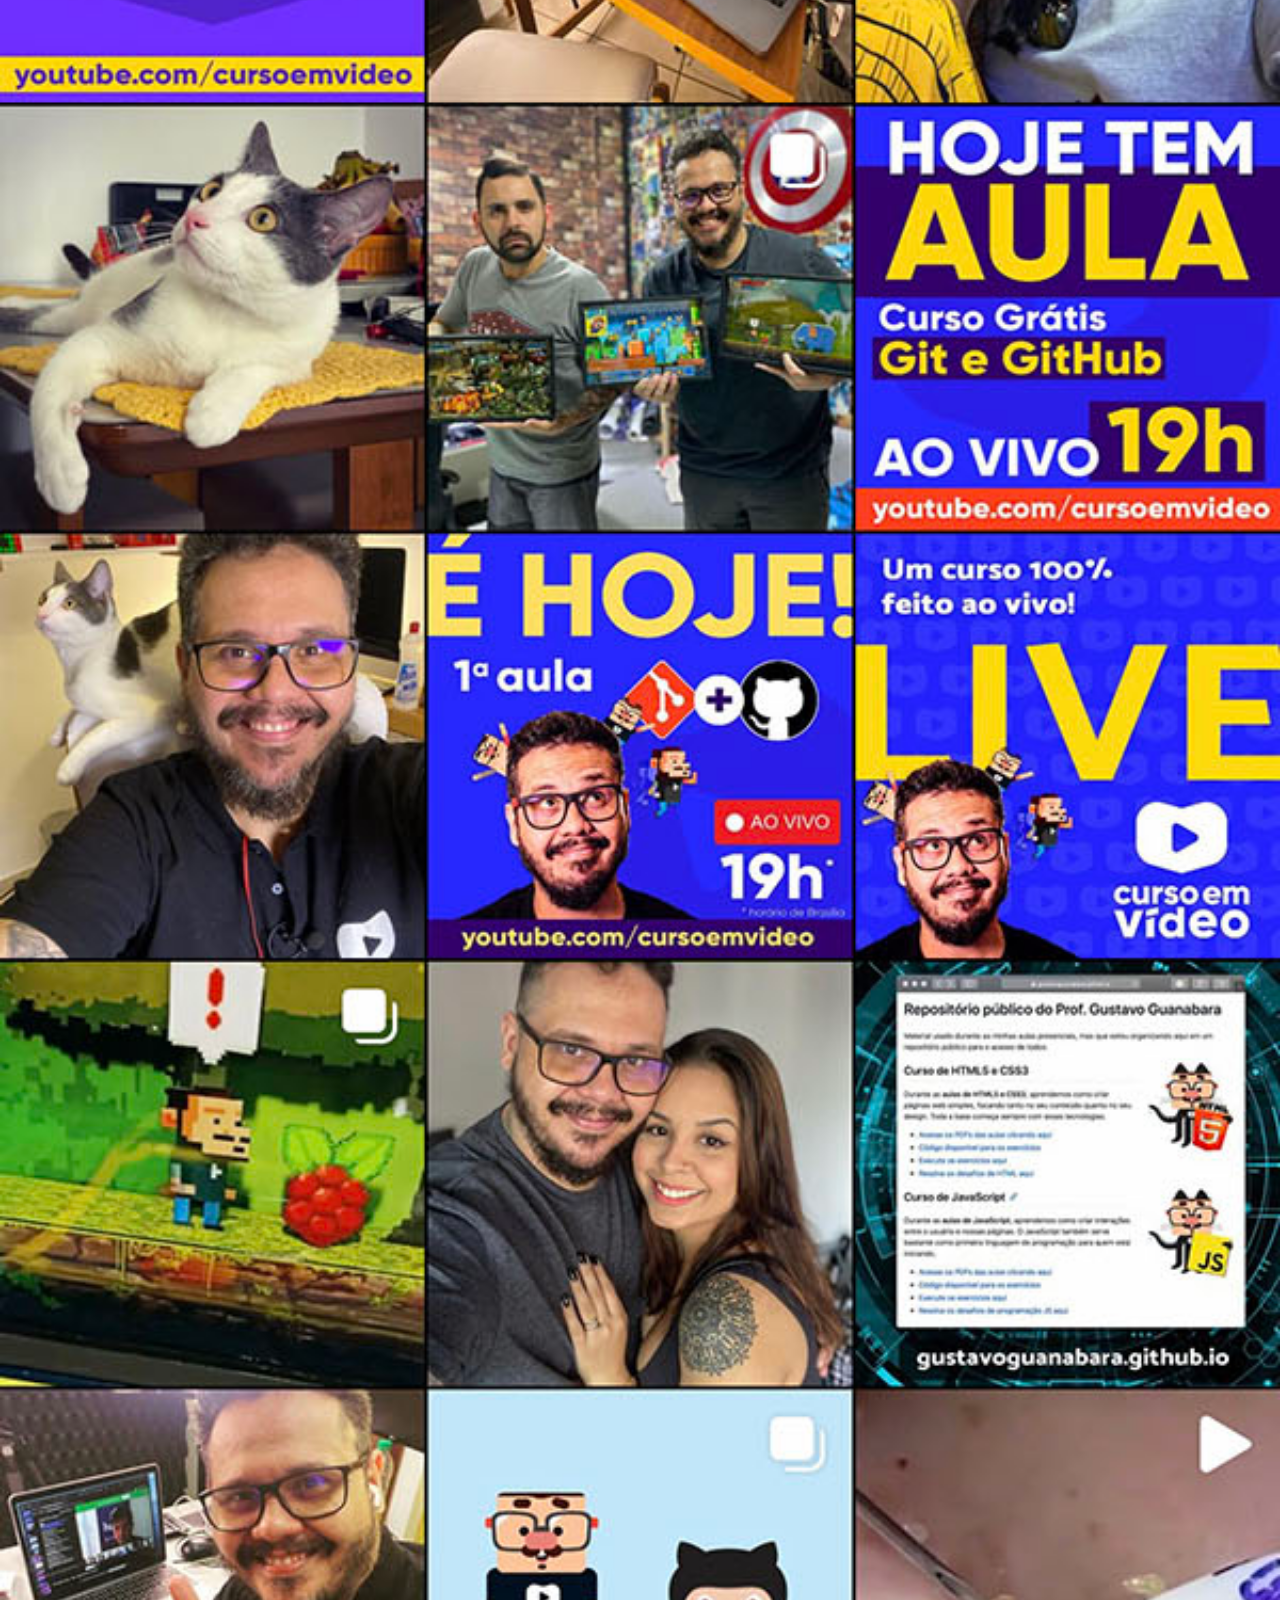
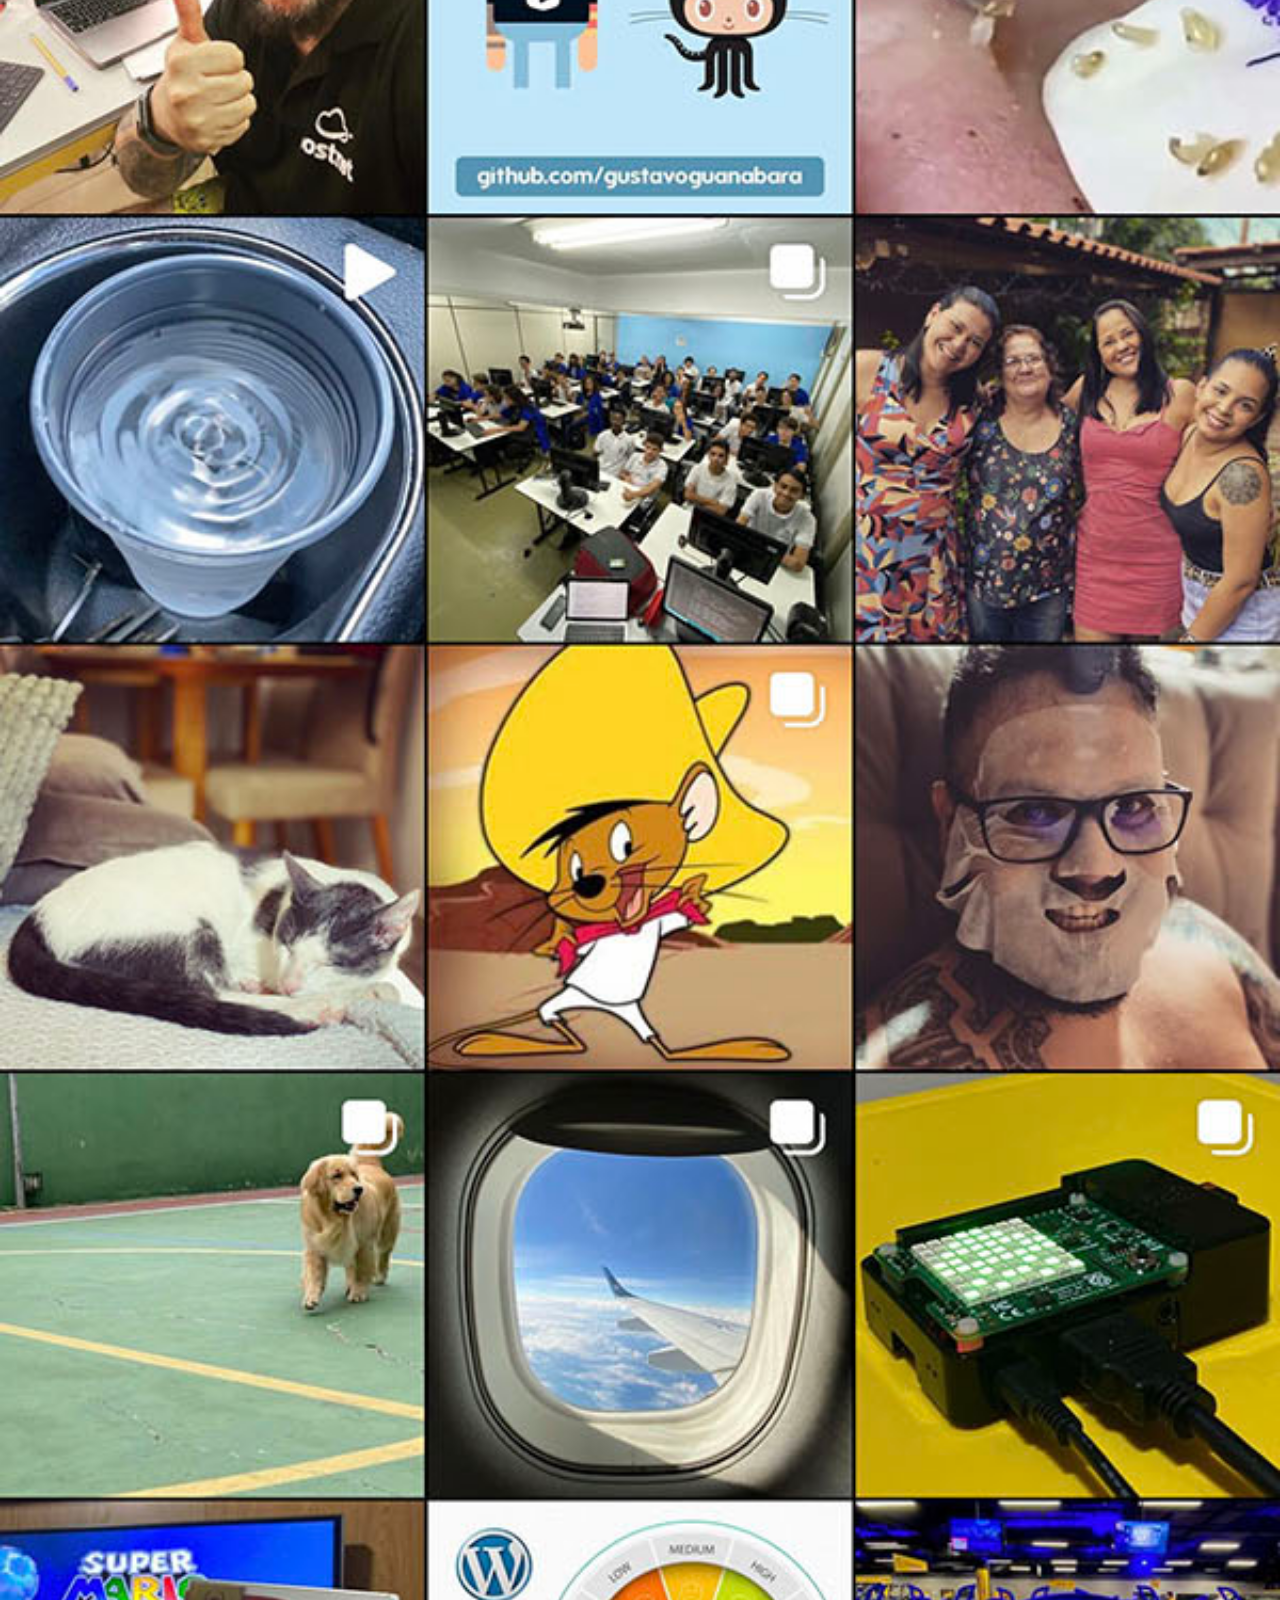
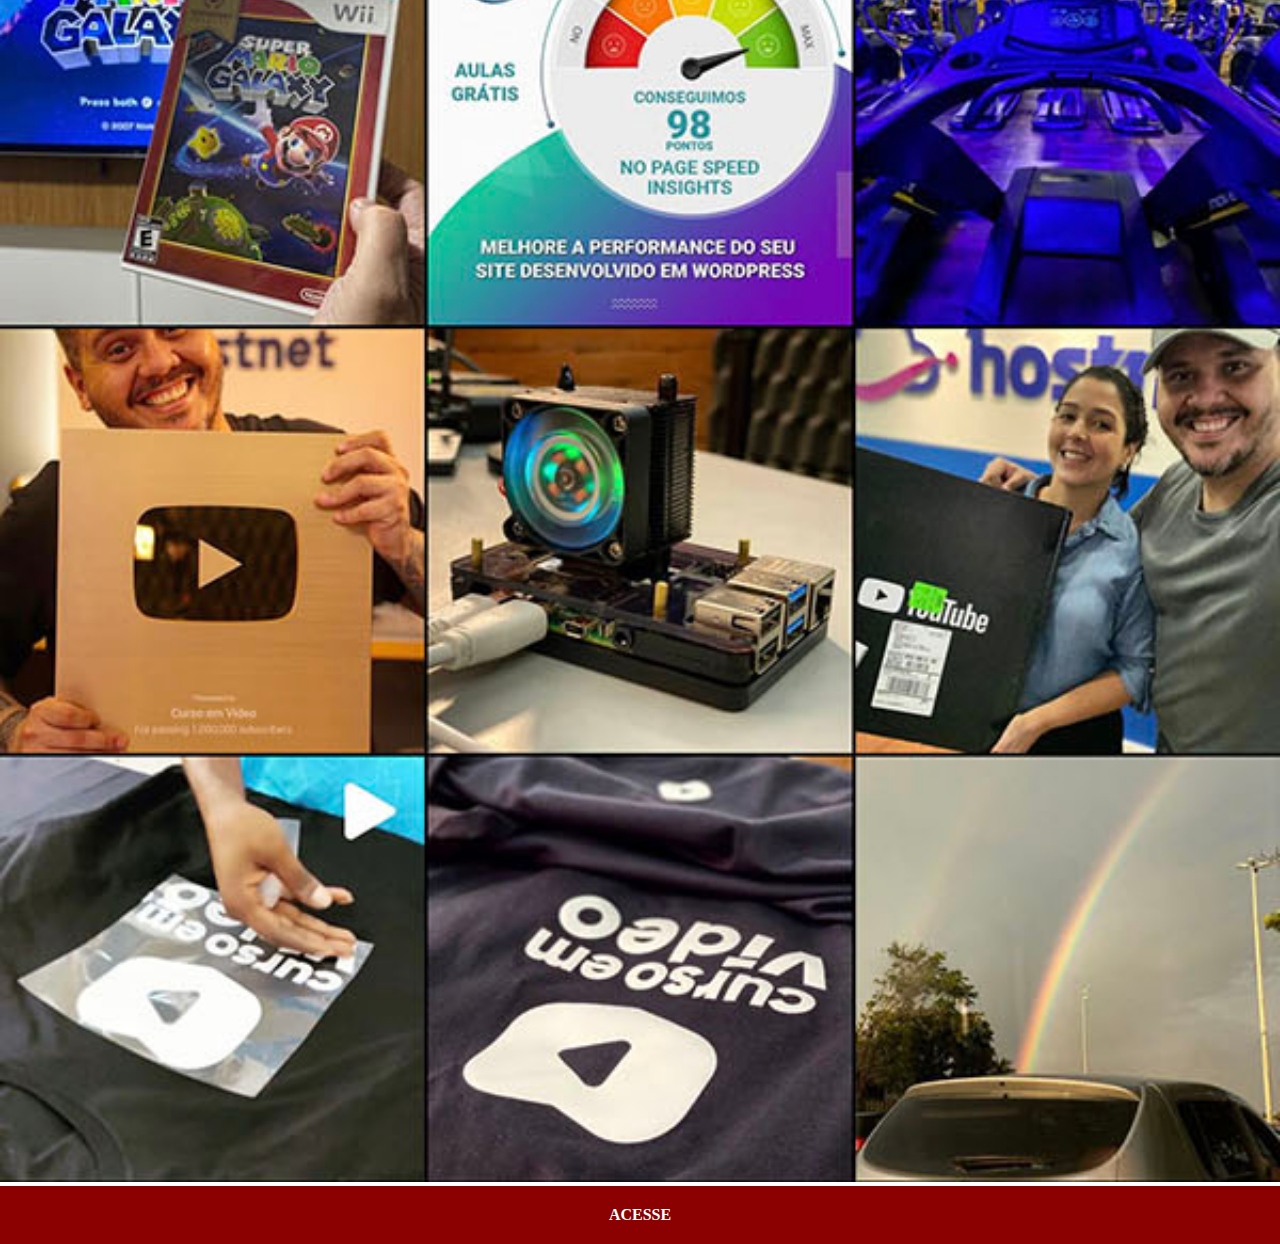
<file: instagram.html>
<!DOCTYPE html>
<html lang="pt-br">
<head>
    <meta charset="UTF-8">
    <meta http-equiv="X-UA-Compatible" content="IE=edge">
    <meta name="viewport" content="width=device-width, initial-scale=1.0">
    <title>Instagram</title>
    <link rel="stylesheet" href="estilos/social.css">
</head>
<body>
    <img src="imagens/tela-instagram.jpg" alt="Instagram">
    <a href="https://www.instagram.com" target="_blank">ACESSE</a>
</body>
</html>
</file>
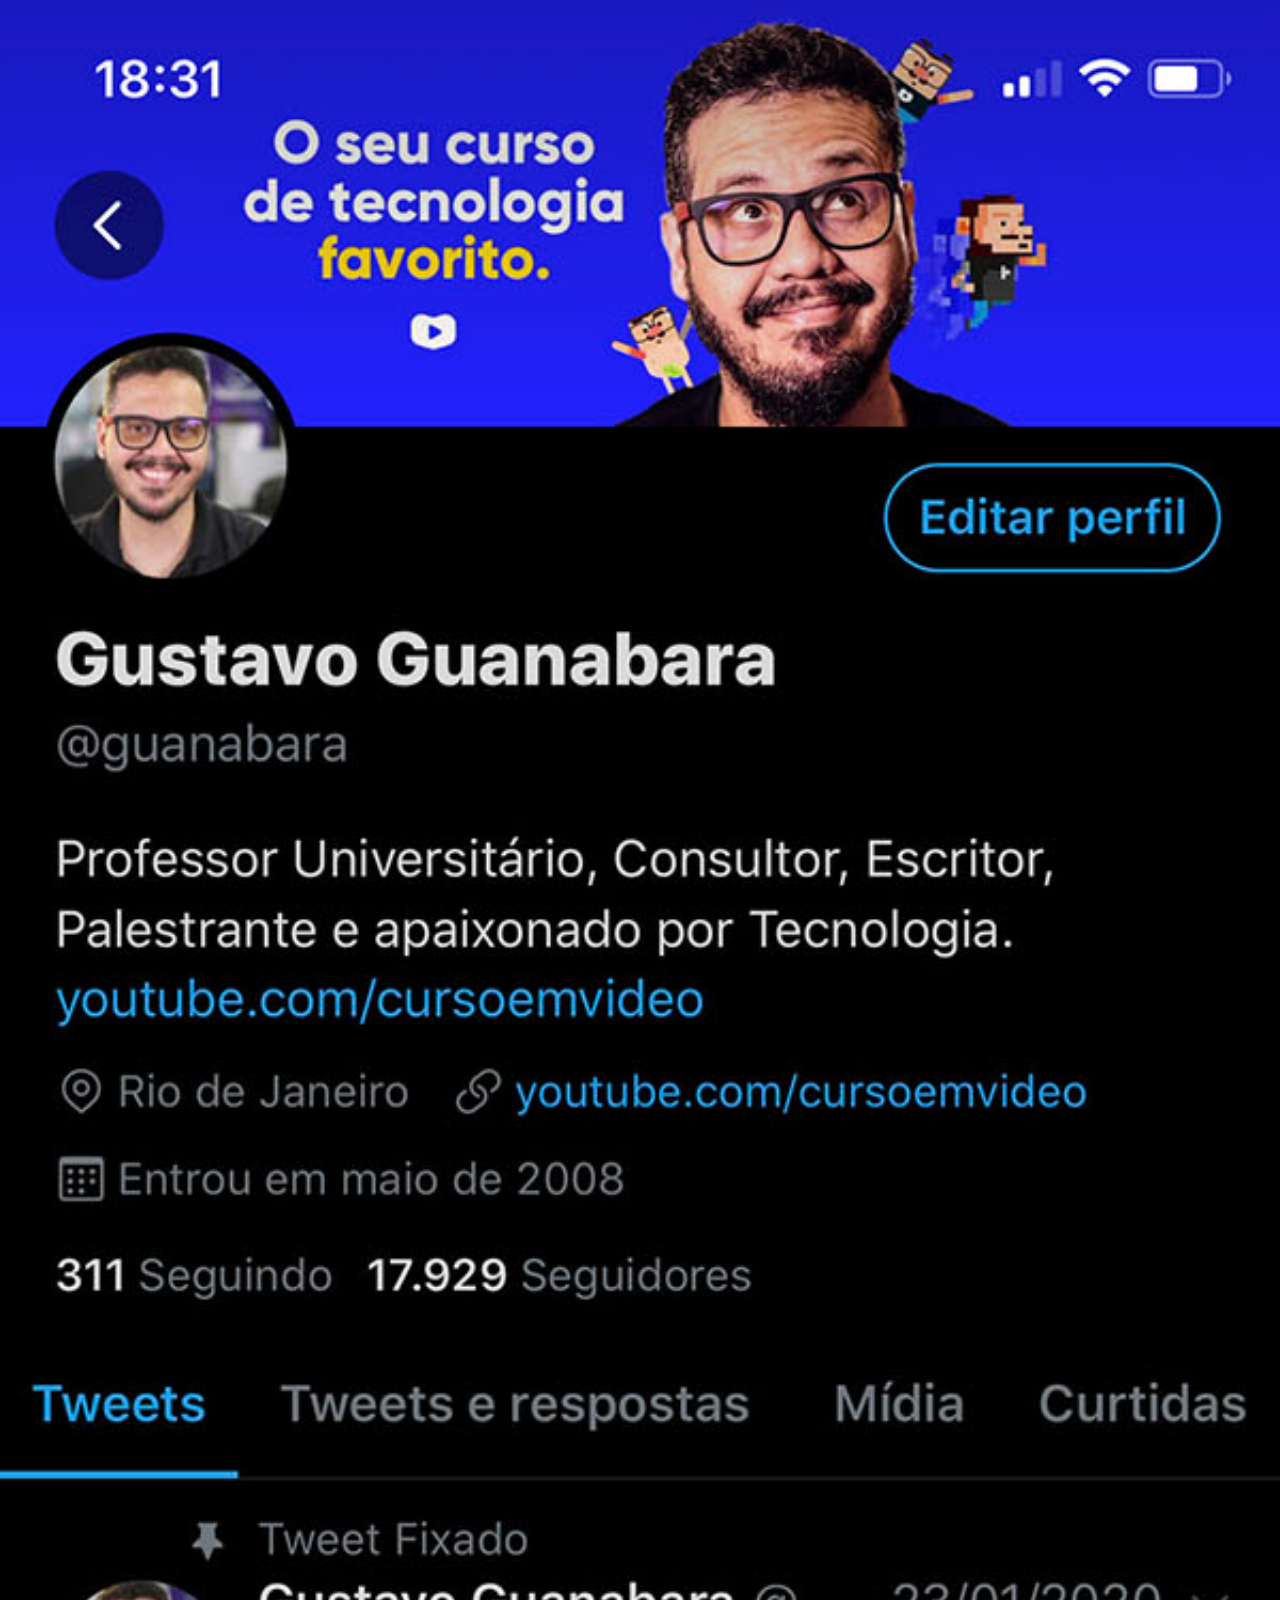
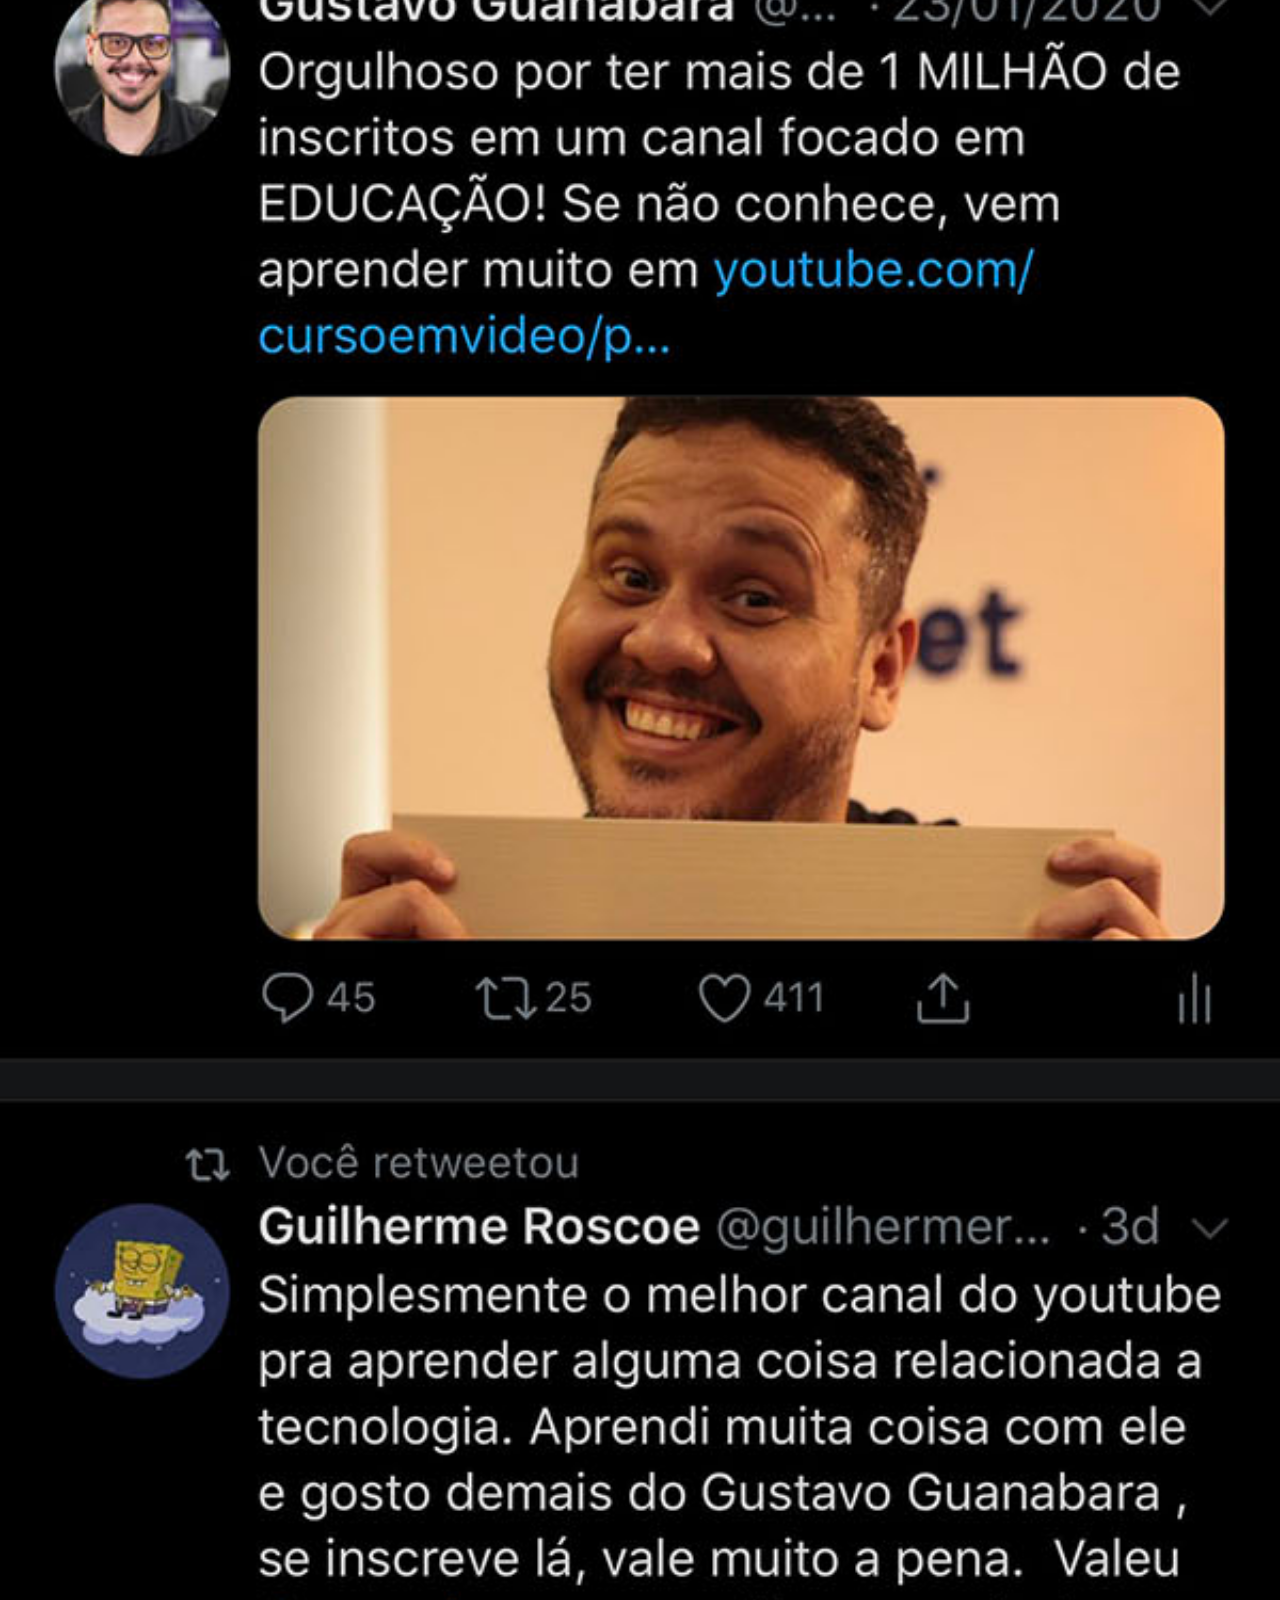
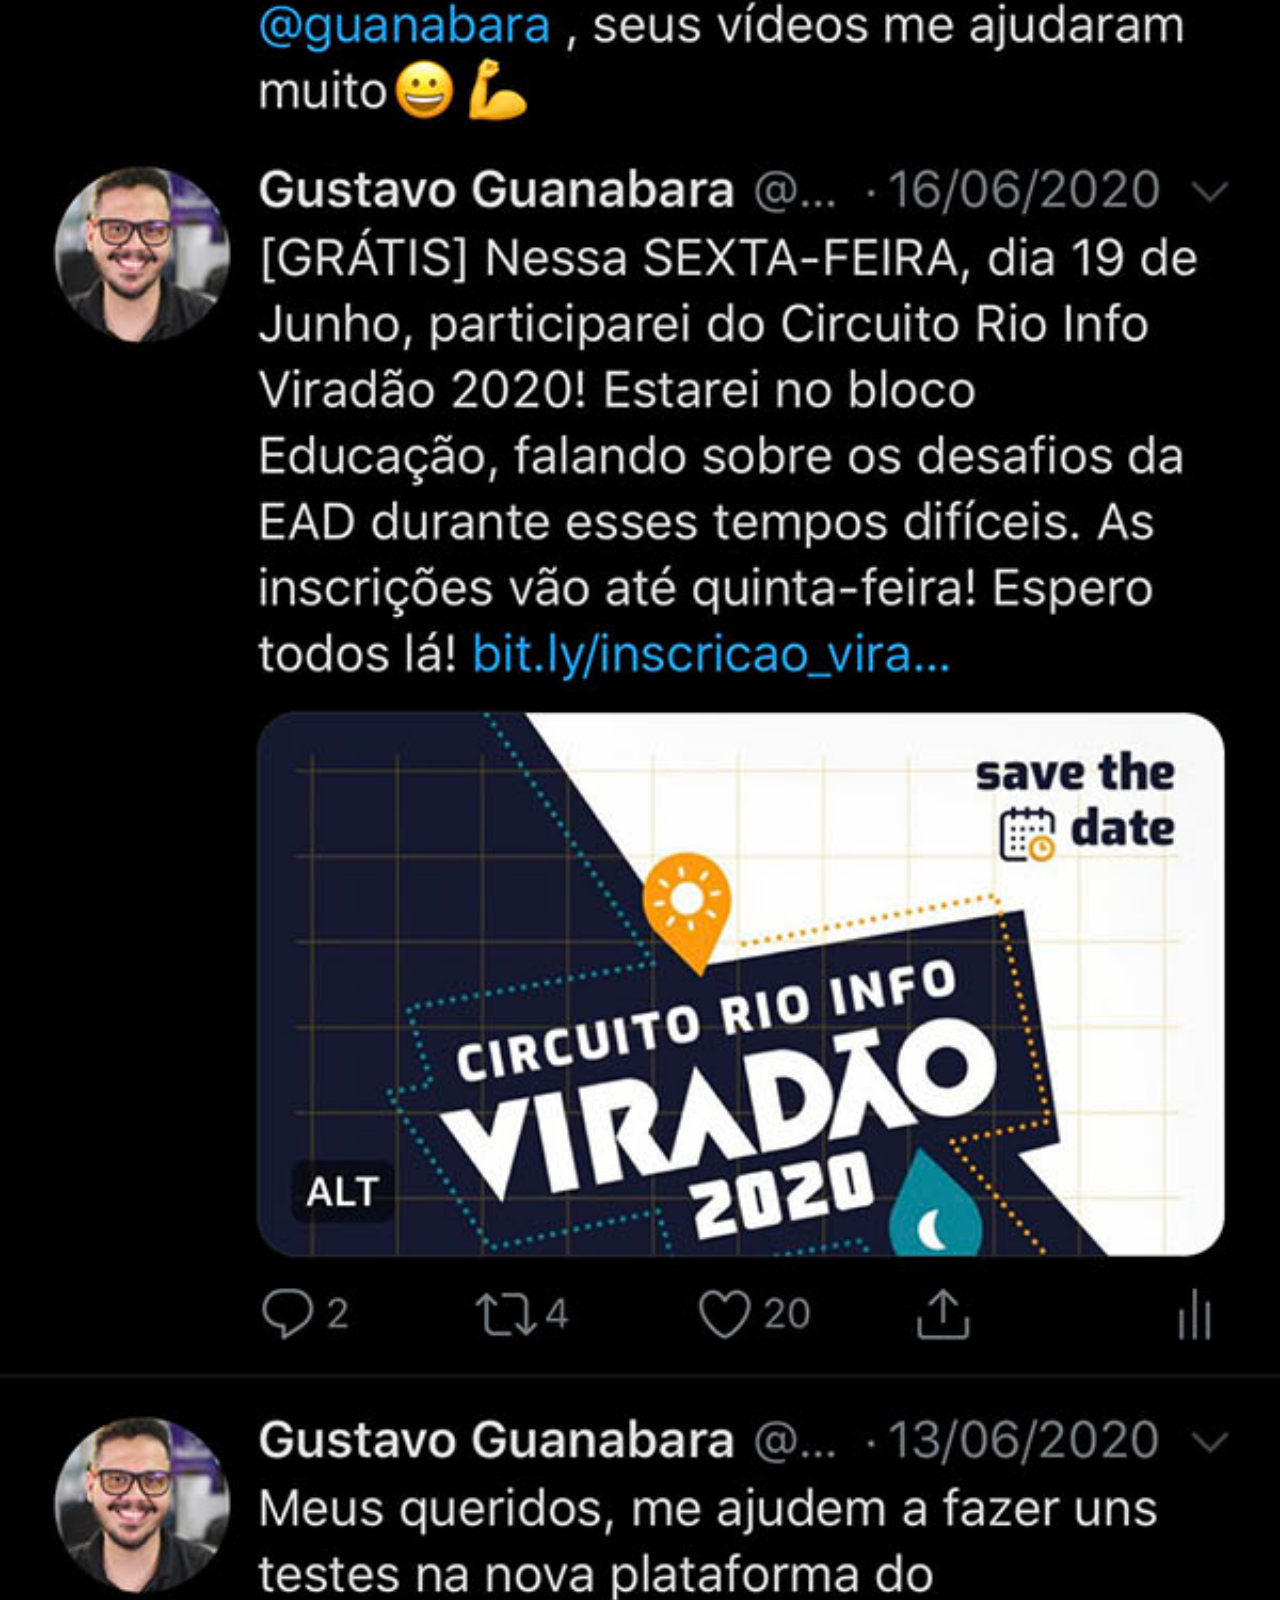
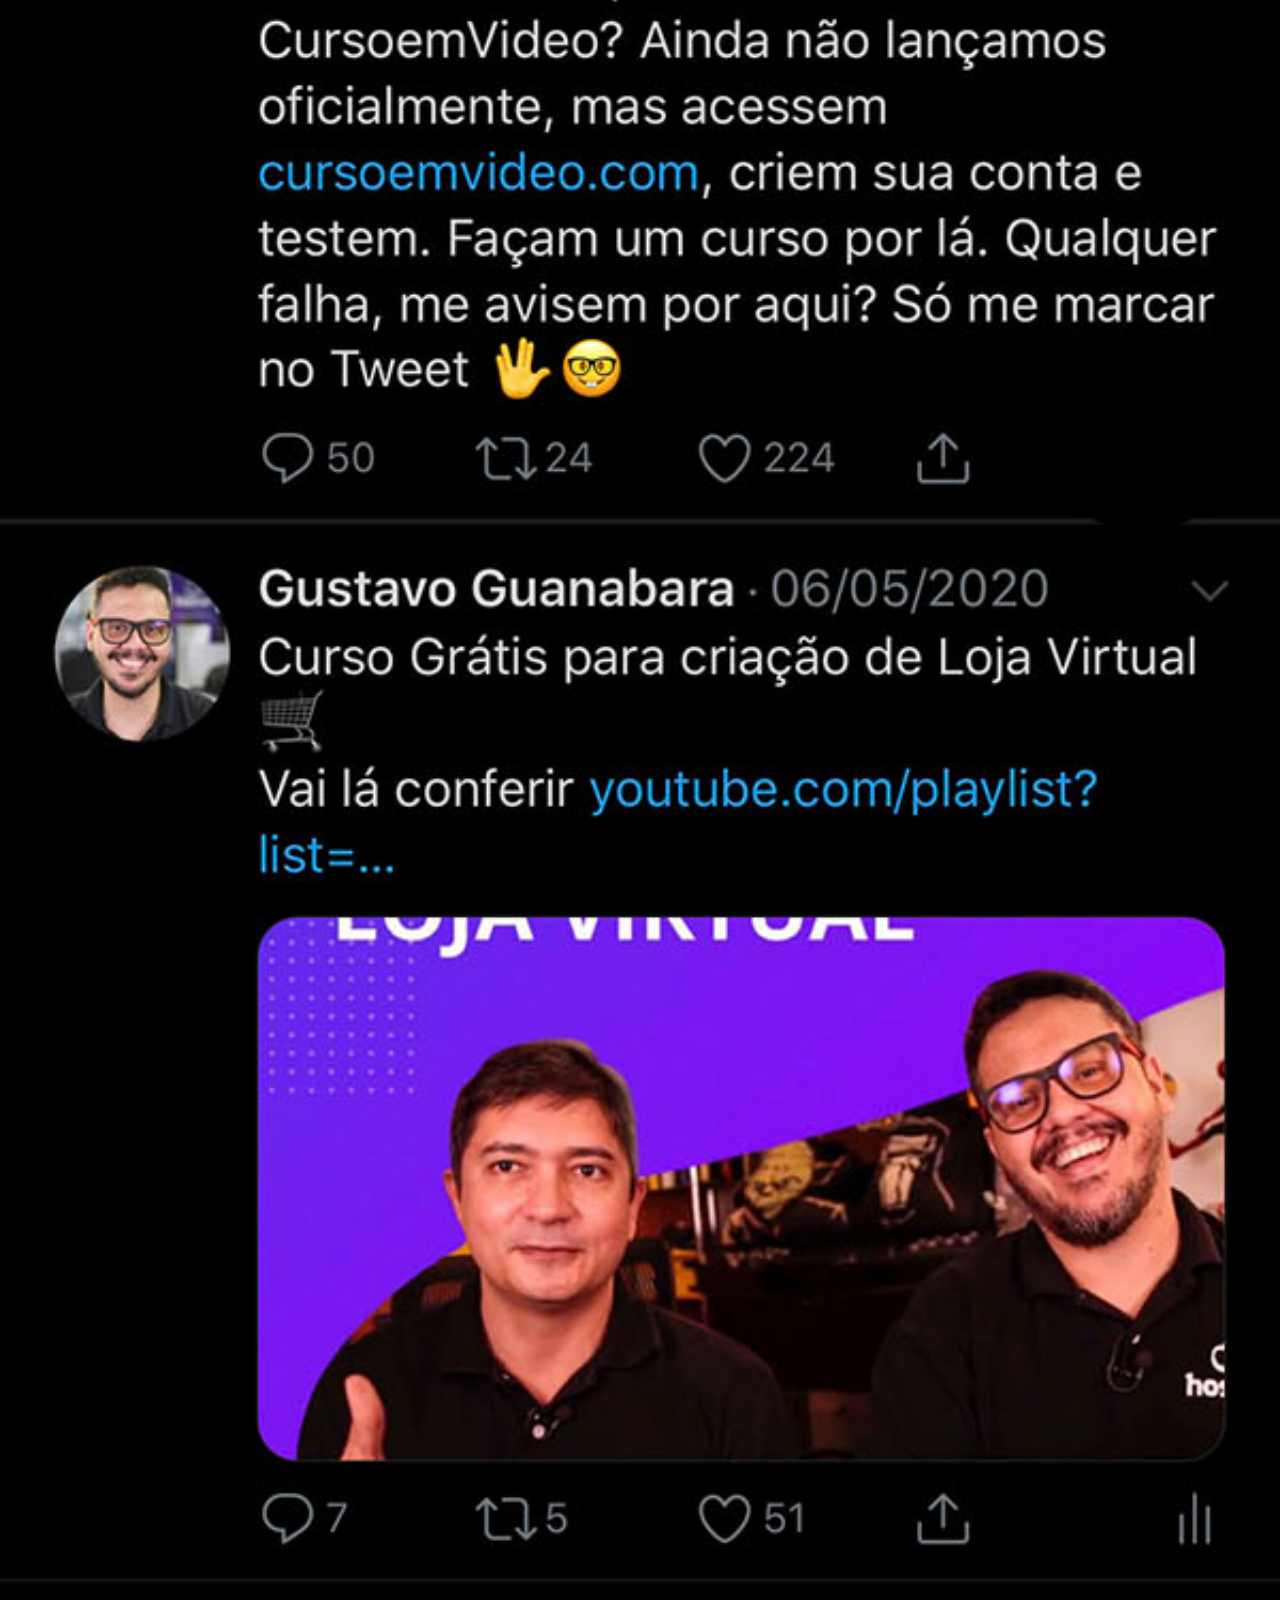
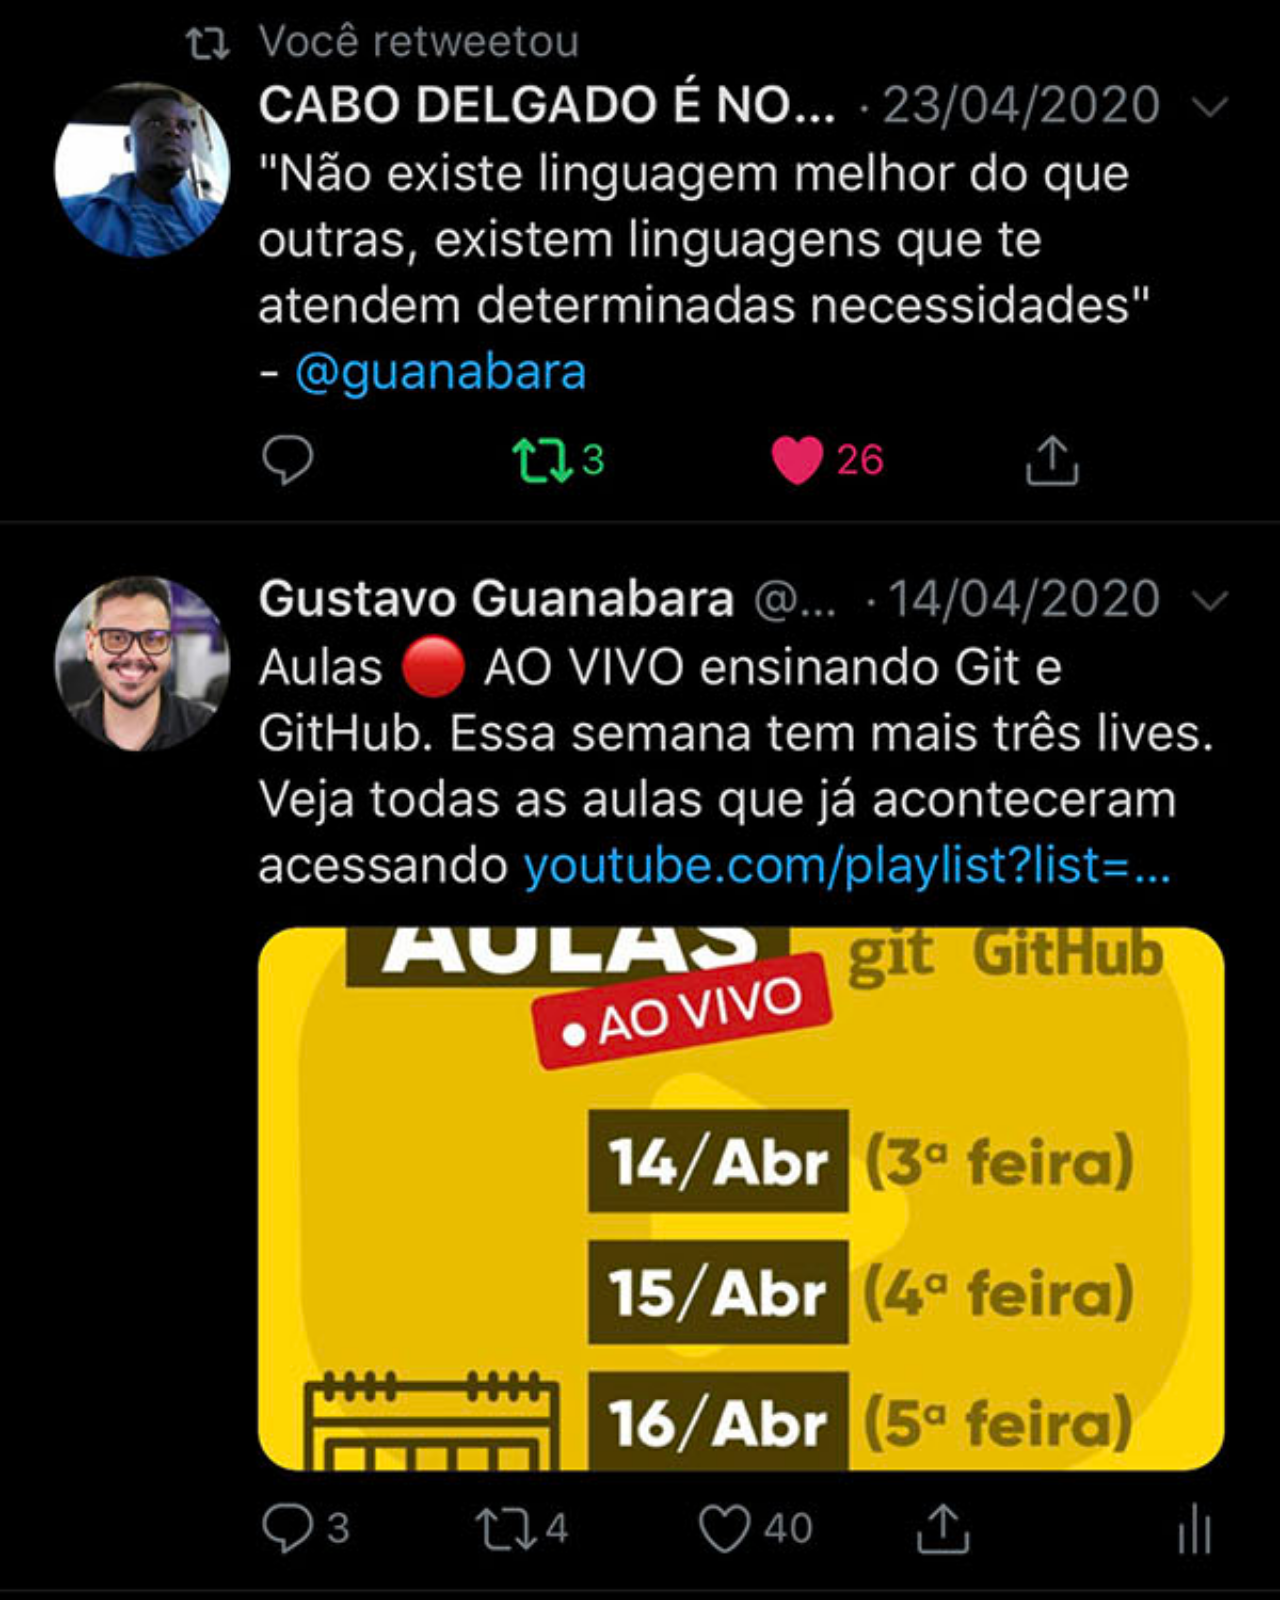
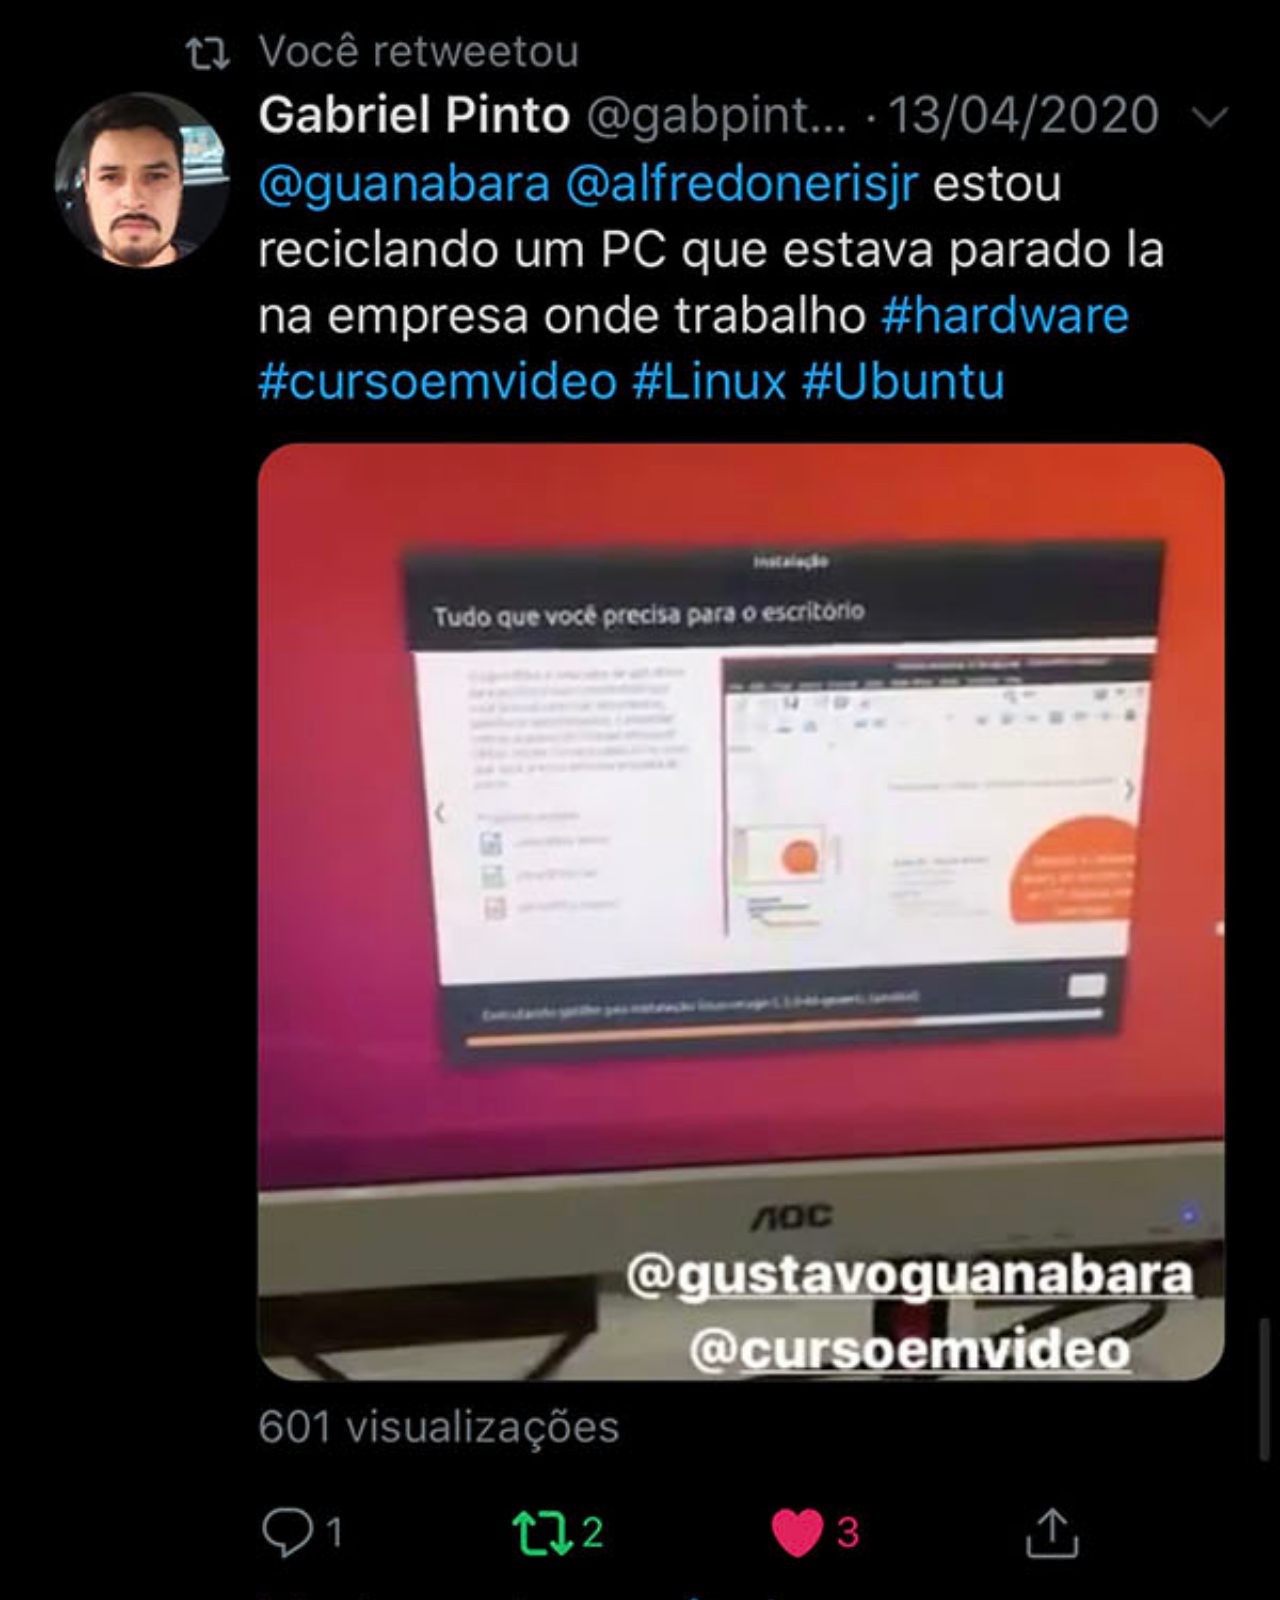
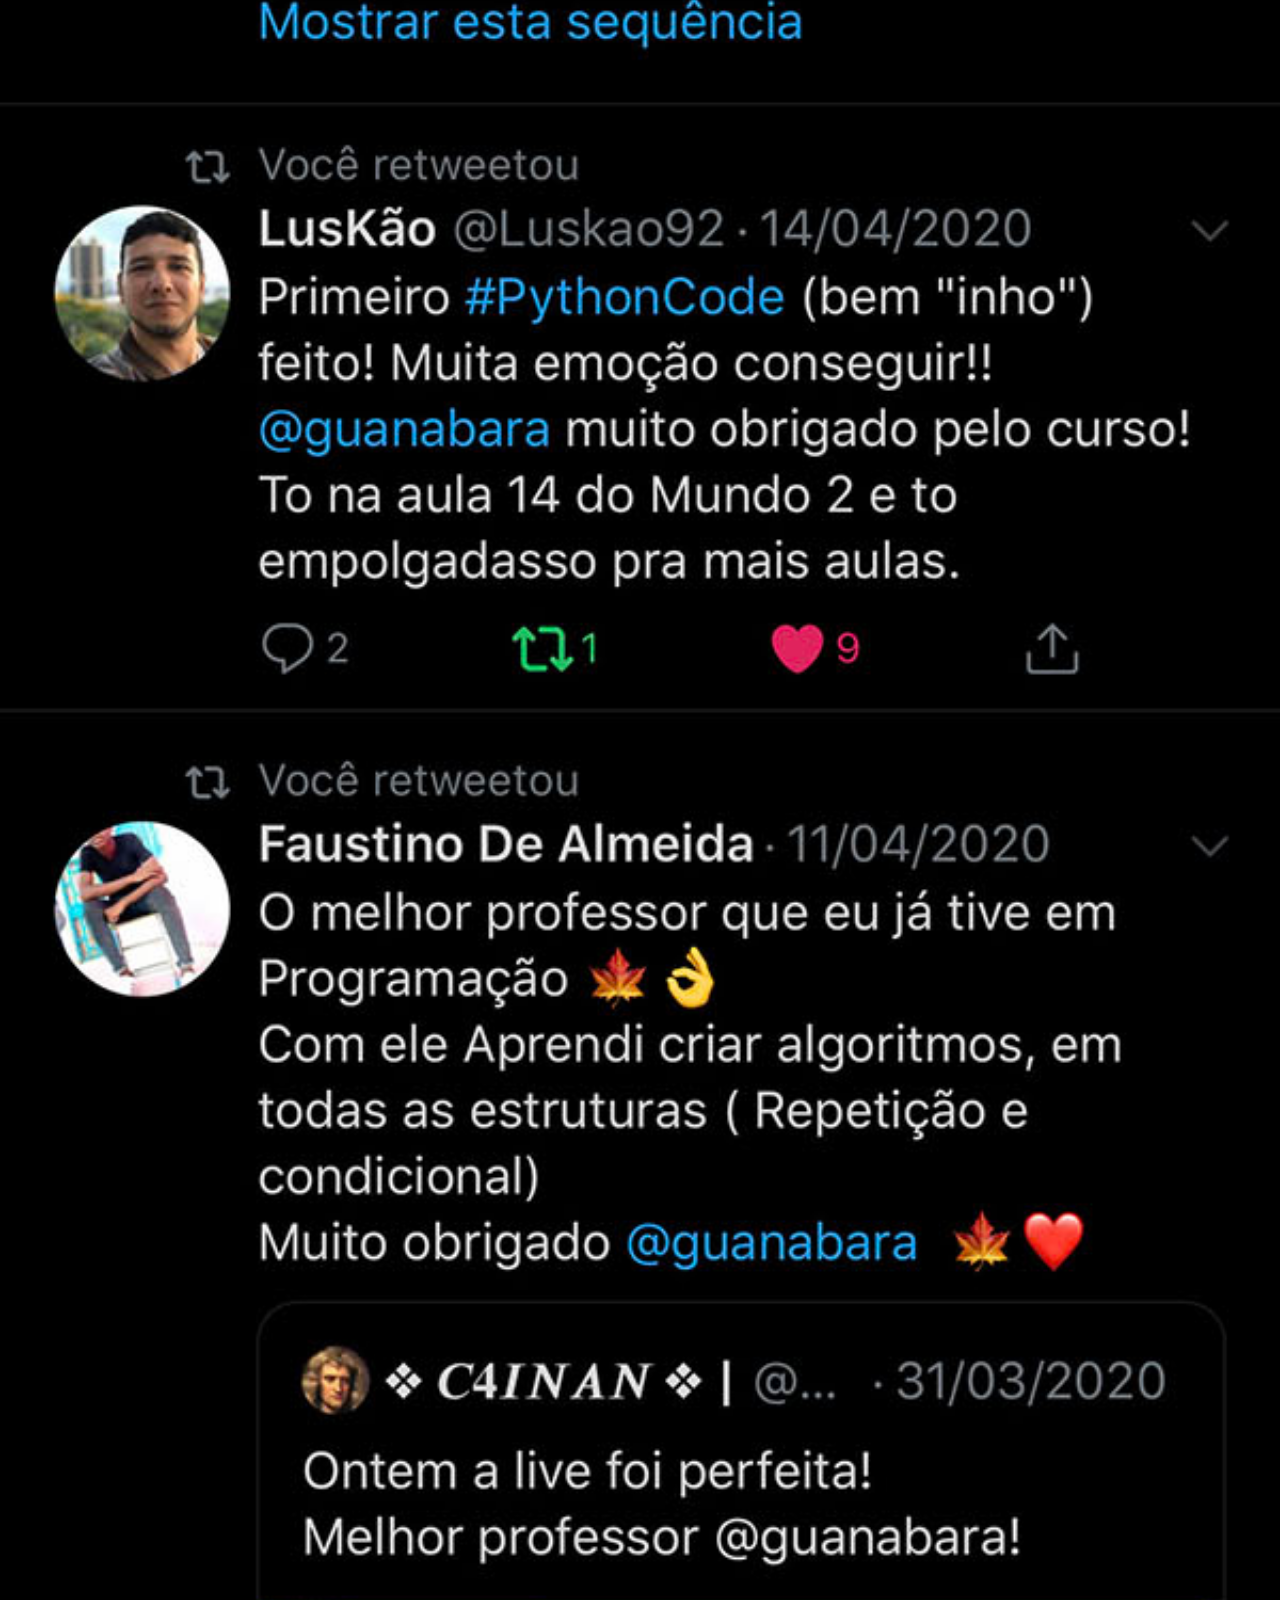
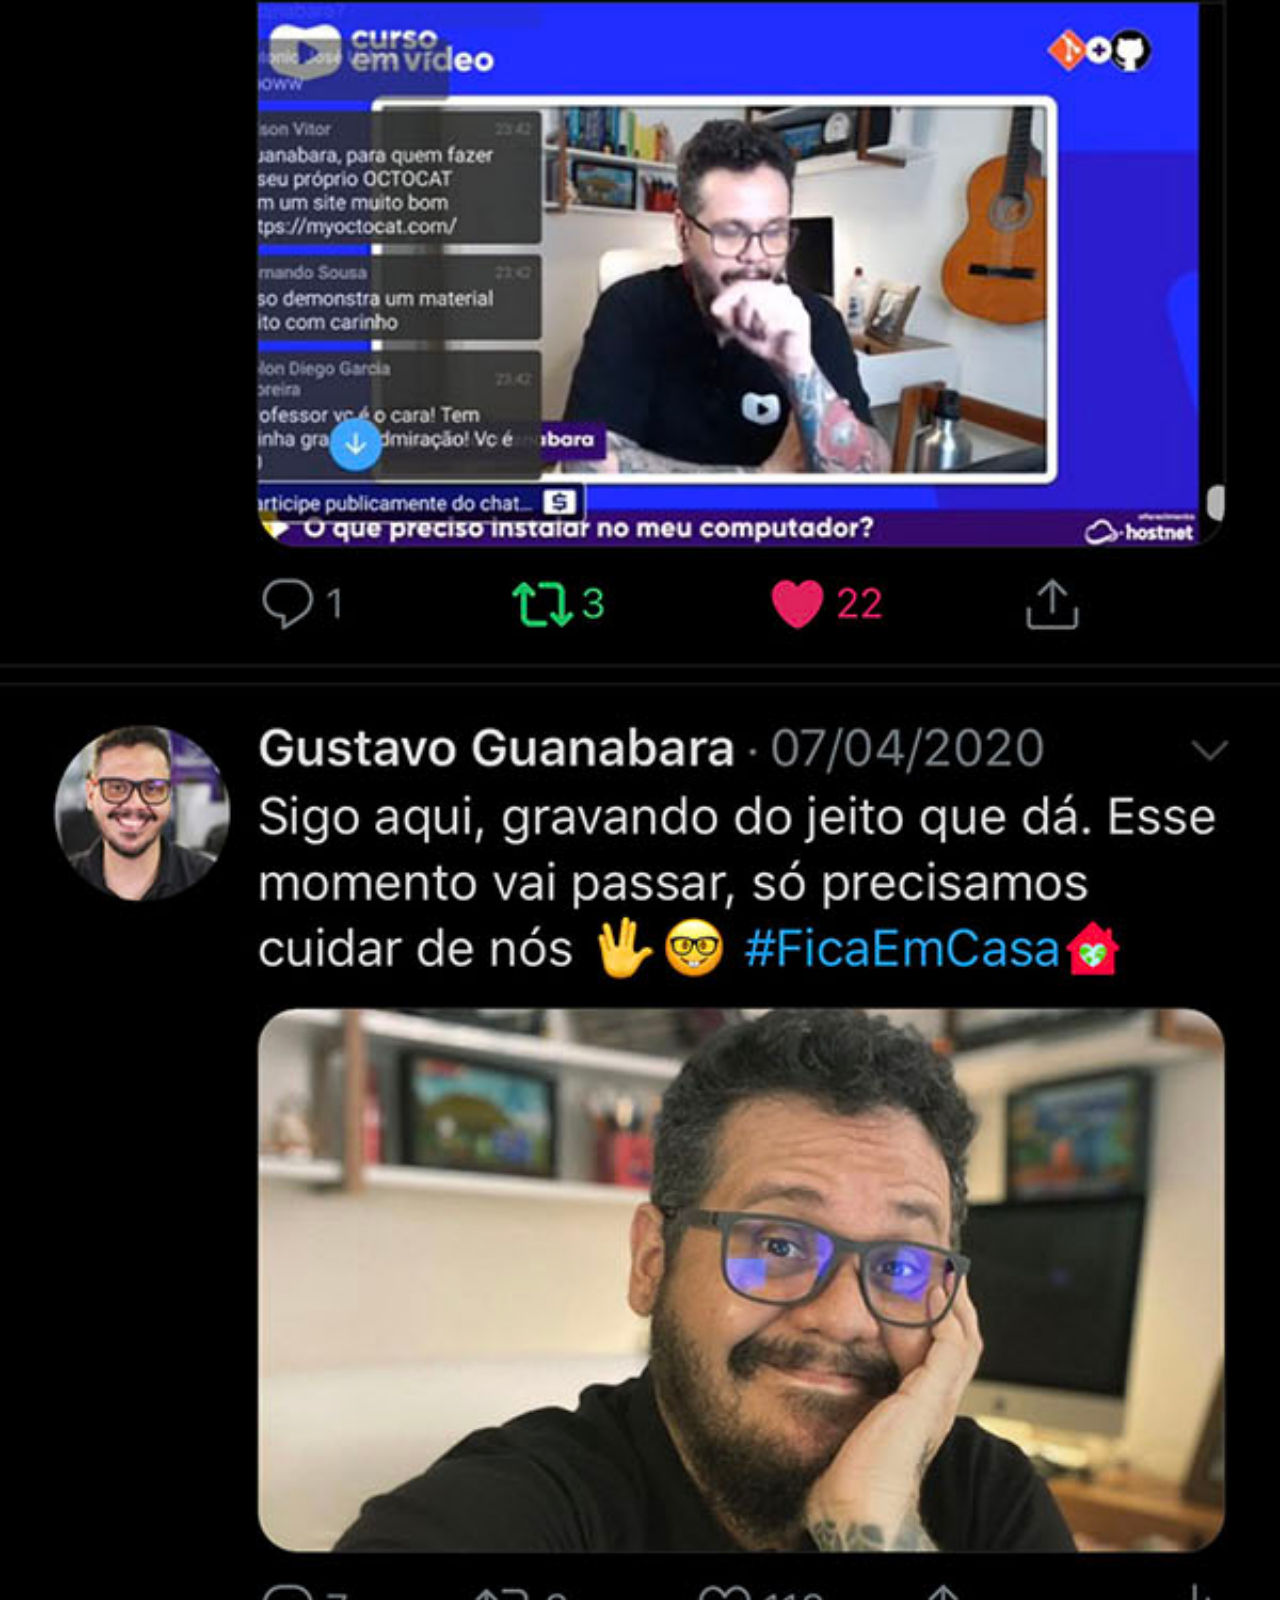
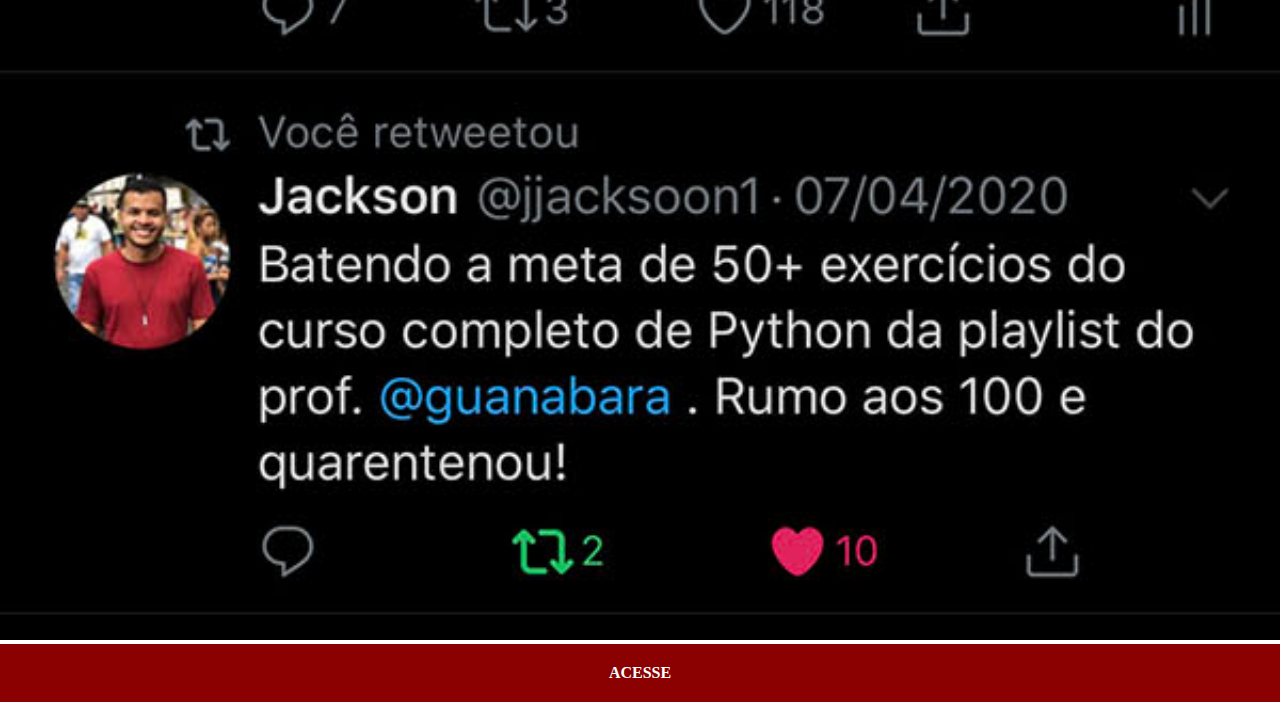
<file: twitter.html>
<!DOCTYPE html>
<html lang="pt-br">
<head>
    <meta charset="UTF-8">
    <meta http-equiv="X-UA-Compatible" content="IE=edge">
    <meta name="viewport" content="width=device-width, initial-scale=1.0">
    <title>Twitter</title>
    <link rel="stylesheet" href="estilos/social.css">
</head>
<body>
    <img src="imagens/tela-twitter.jpg" alt="Twitter">
    <a href="https://www.twitter.com" target="_blank">ACESSE</a>
</body>
</html>
</file>
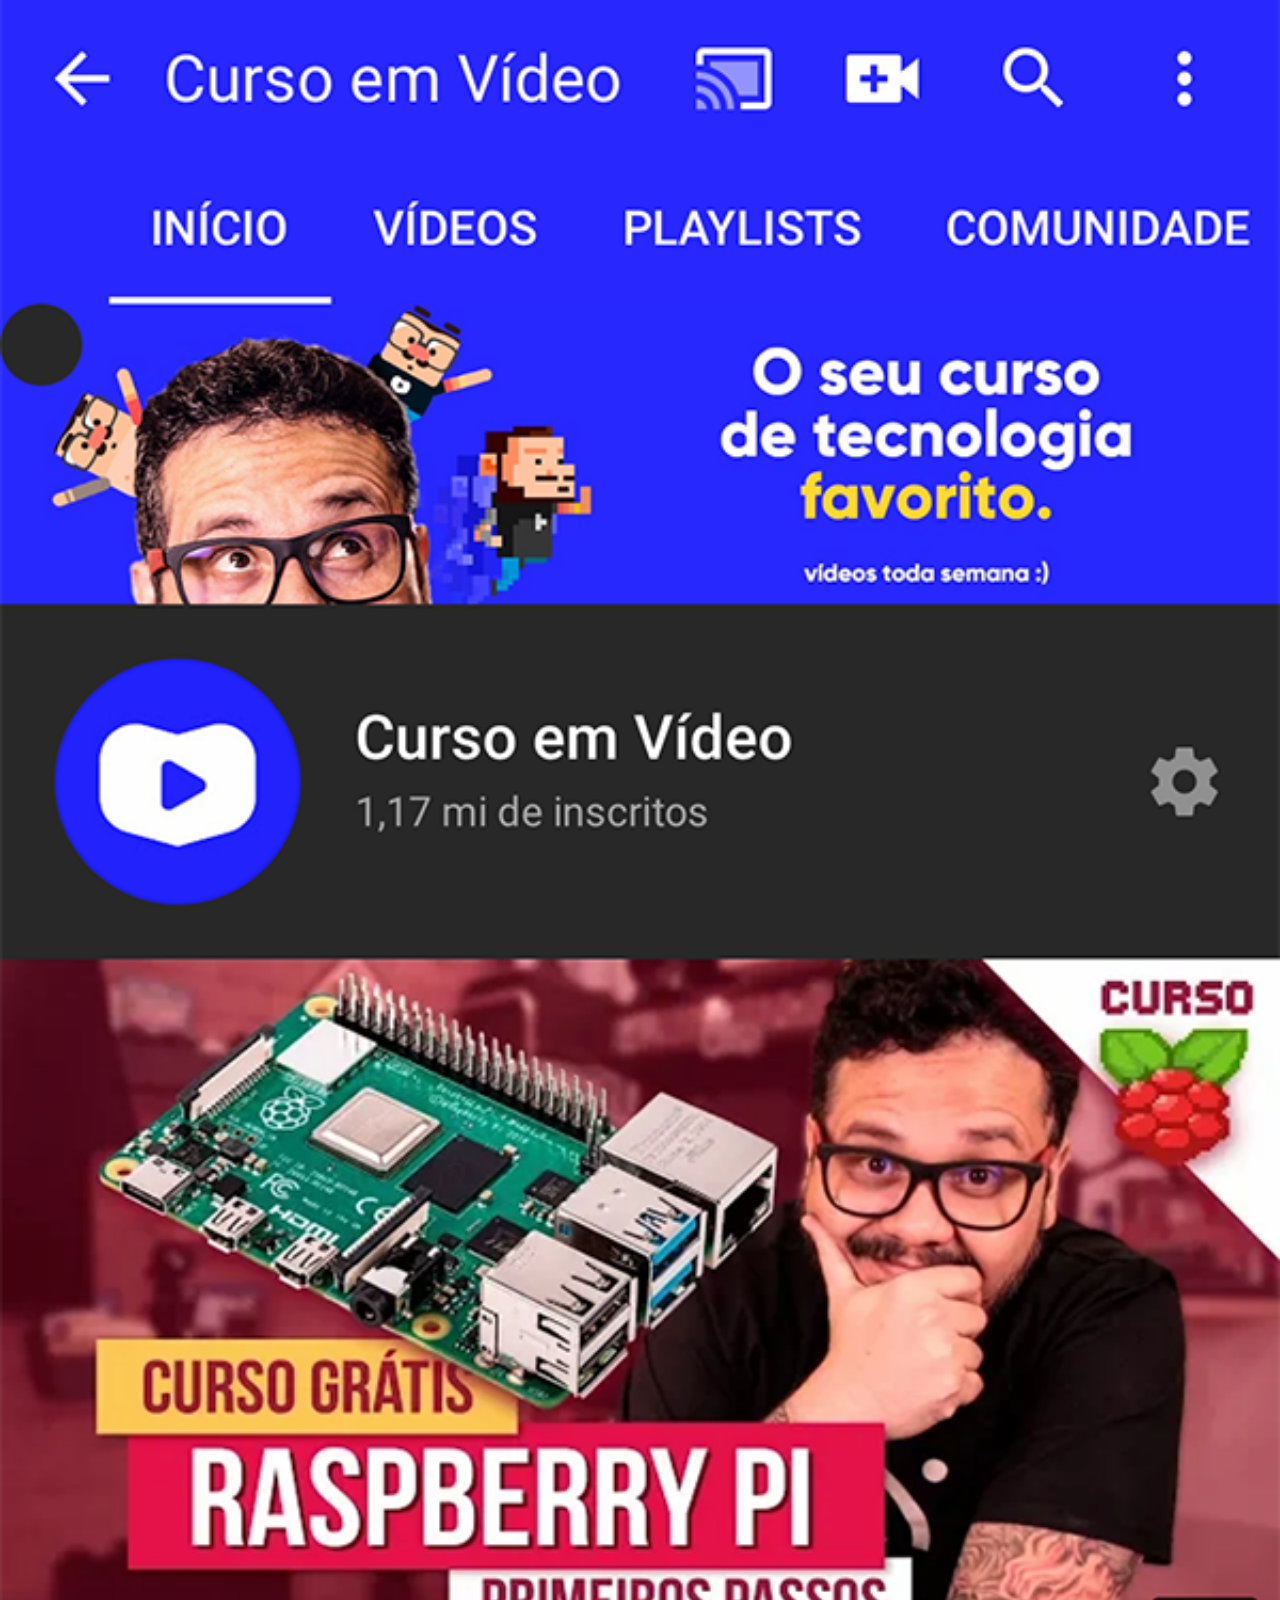
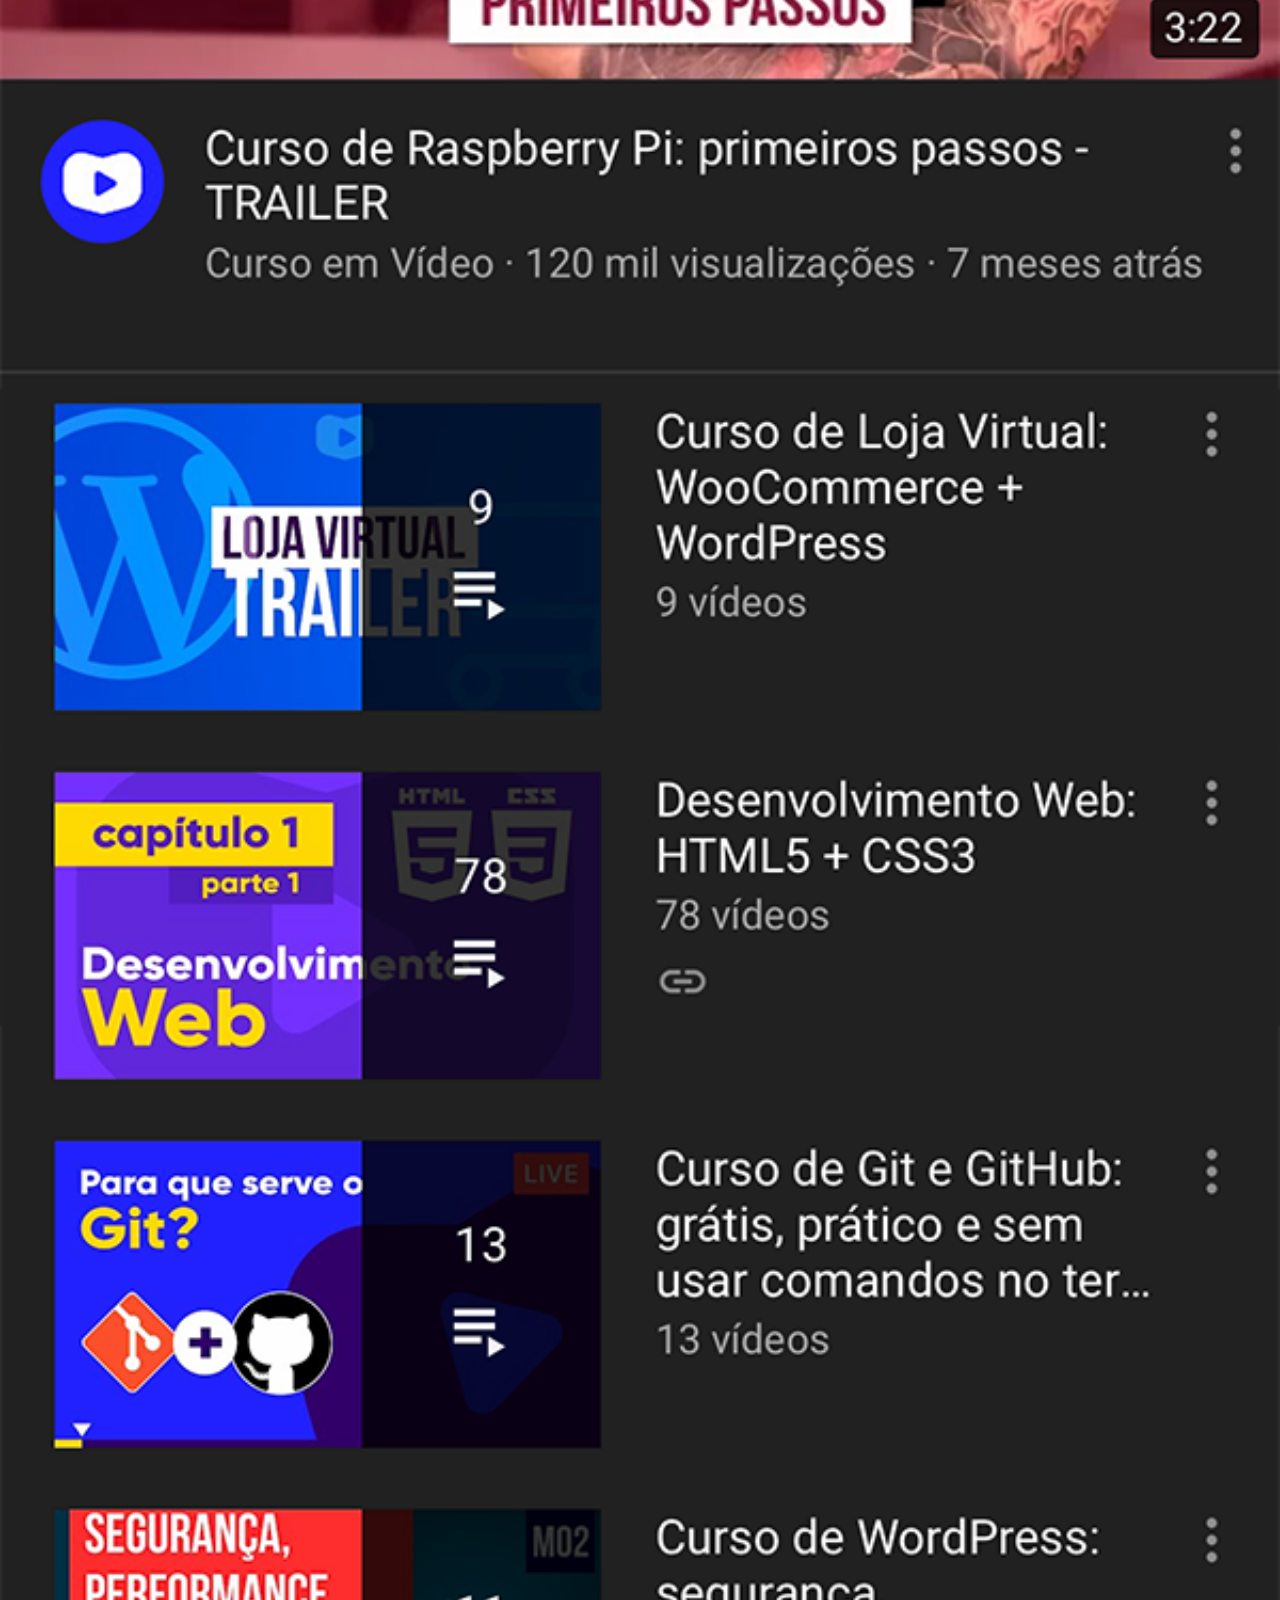
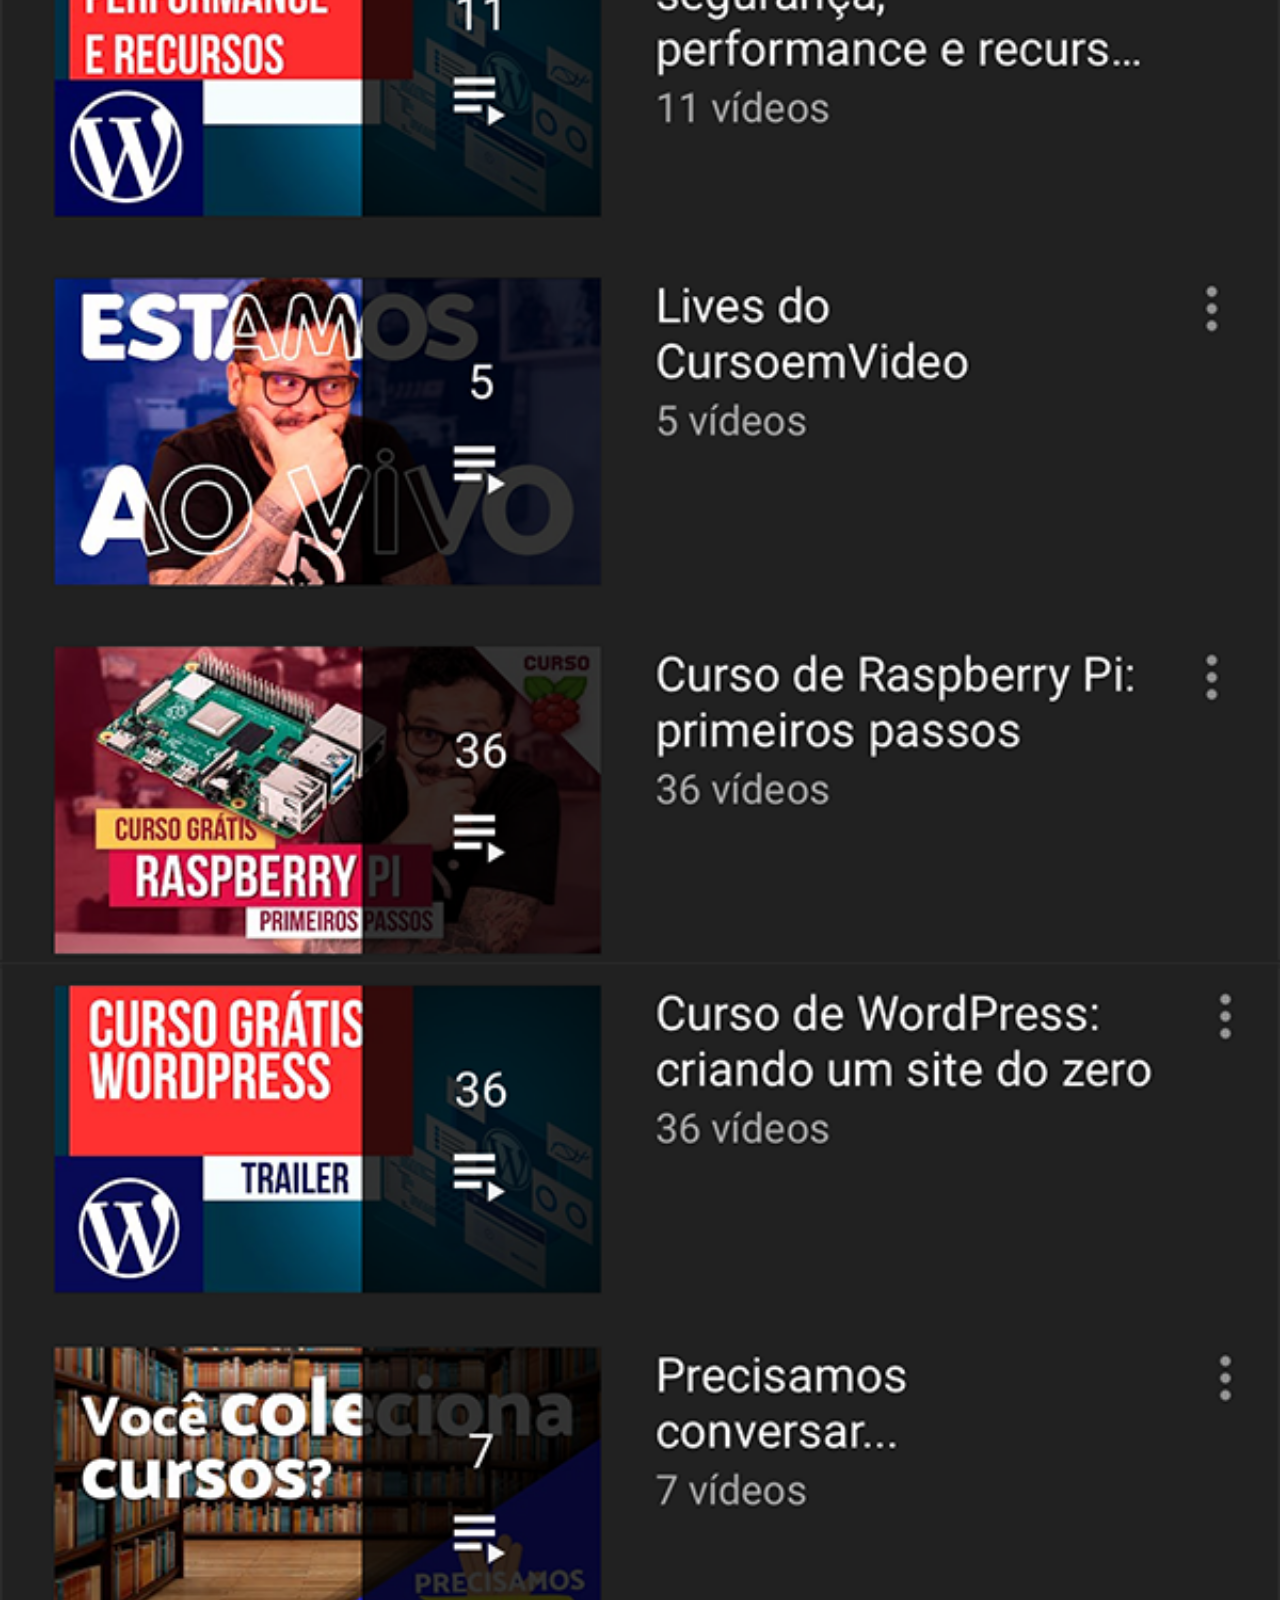
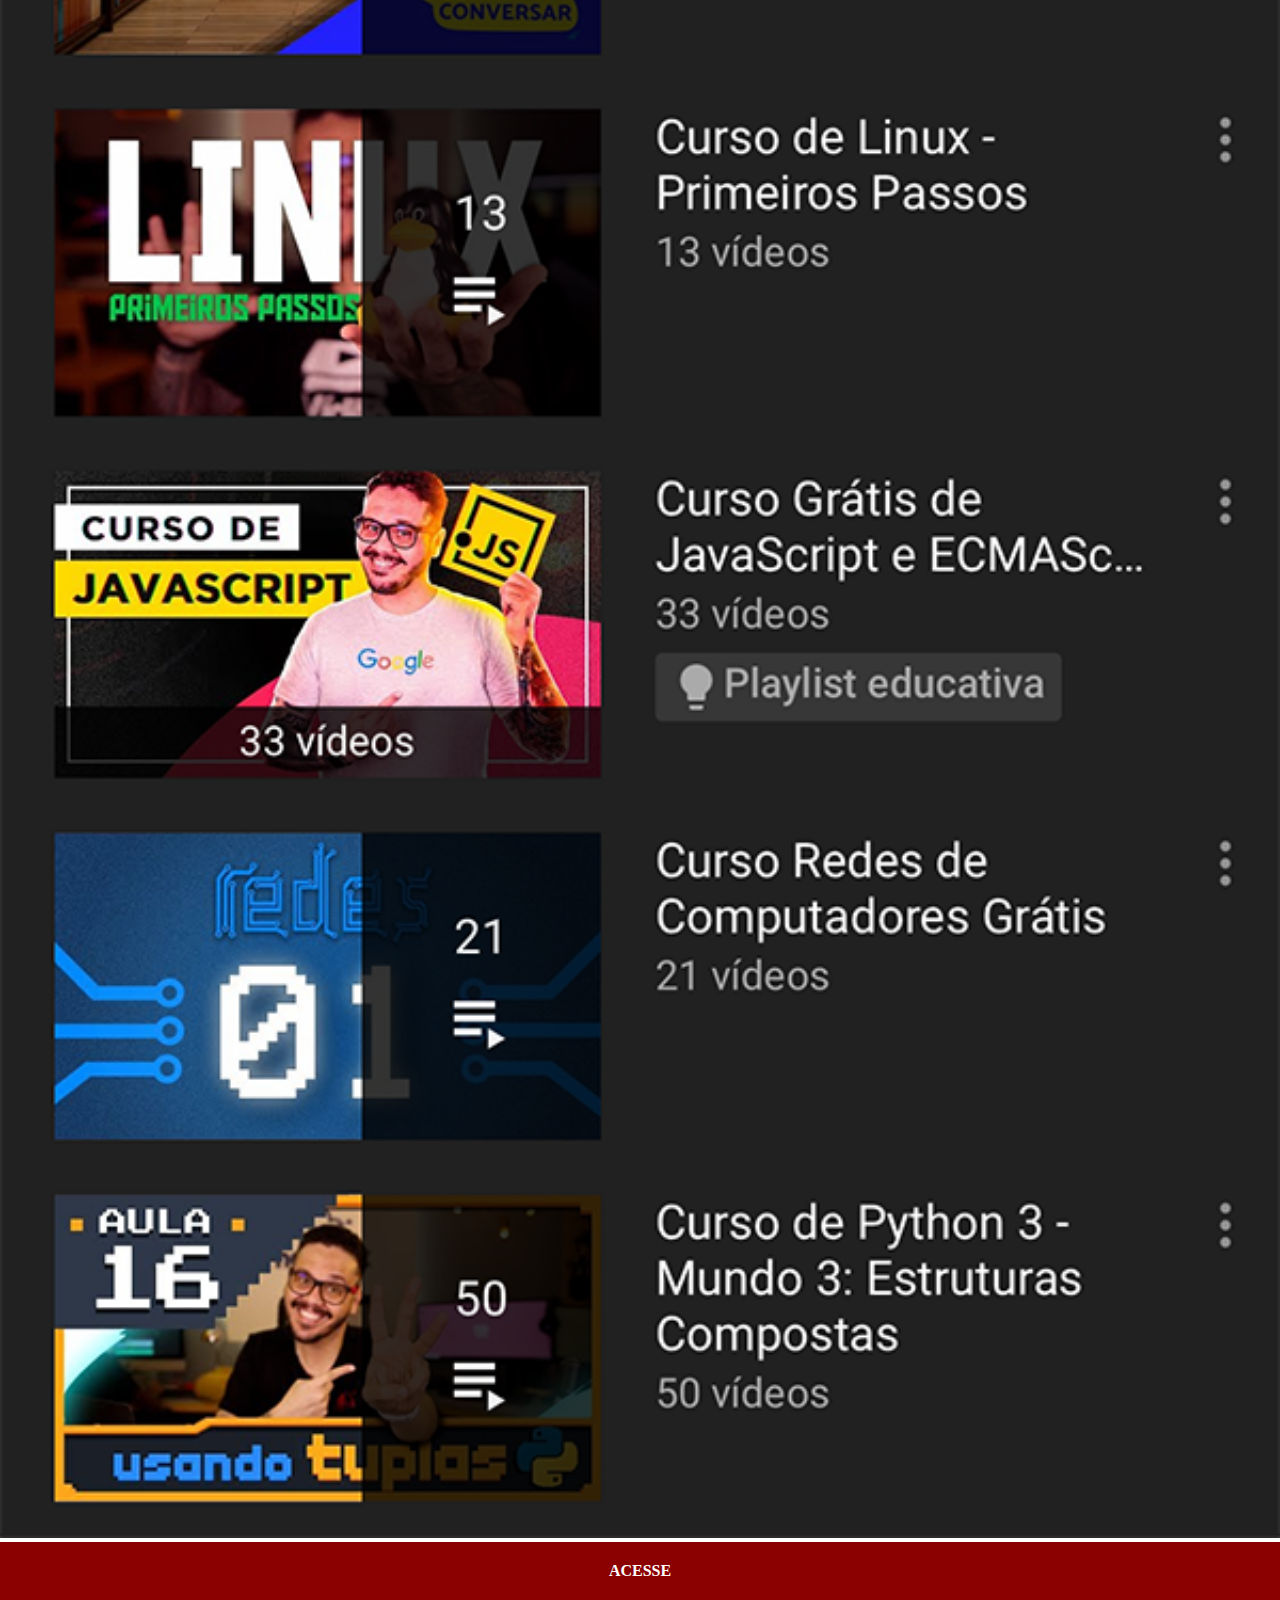
<file: youtube.html>
<!DOCTYPE html>
<html lang="pt-br">
<head>
    <meta charset="UTF-8">
    <meta http-equiv="X-UA-Compatible" content="IE=edge">
    <meta name="viewport" content="width=device-width, initial-scale=1.0">
    <title>YouTube</title>
    <link rel="stylesheet" href="estilos/social.css">
</head>
<body>
    <img src="imagens/tela-youtube.png" alt="YouTube">
    <a href="https://www.youtube.com/user/cursosemvideo/playlists" target="_blank">ACESSE</a>
</body>
</html>
</file>
<file: estilos/style.css>
@charset "UTF-8";

* {
    margin: 0px;
    padding: 0px;
    font-family: Arial, Helvetica, sans-serif;
}

html, body {
    height: 100vh;
    width: 100vw;
    background-color: black;
}

body {
    background: url('../imagens/fundo-madeira.jpg') no-repeat top center;
    background-size: cover;
    background-attachment: fixed;
}

main {
    position: relative;
    height: 100vh;
}

section#telefone {
    position: absolute;
    top: 50%;
    left: 50%;
    transform: translate(-50%, -50%);

    height: 627px;
    width: 311px;
    background: url('../imagens/frame-iphone.png') no-repeat;
}

iframe#tela {
    position: relative;
    top: 80px;
    left: 22px;
    width: 267px;
    height: 471px;
}

section#redes-sociais {
    text-align: right;
    display: grid;
}

section#redes-sociais img {
    width: 50px;
    margin: 10px;
    border-radius: 50%;
    box-shadow: 2px 2px 5px rgba(0, 0, 0, 0.400);
    box-sizing: border-box;
}

section#redes-sociais img:hover {
    border: 2px solid rgba(255, 255, 255, 0.6);
    transform: translate(-3px, -3px);
    box-shadow: 5px 5px 10px rgba(0, 0, 0, 0.6);
    transition: transform .3s, border 1s;
}
</file>
<file: estilos/social.css>
@charset "UTF-8";

* {
    margin: 0px;
    padding: 0px;
}
::-webkit-scrollbar {
    width: 0px;
    height: 0px;
}
img {
    width: 100vw;
}
a {
    display: block;
    background-color: darkred;
    color: white;
    padding: 20px;
    text-align: center;
    font-weight: bolder;
    text-decoration: none;
}

a:hover {
    background-color: red;
}
</file>
